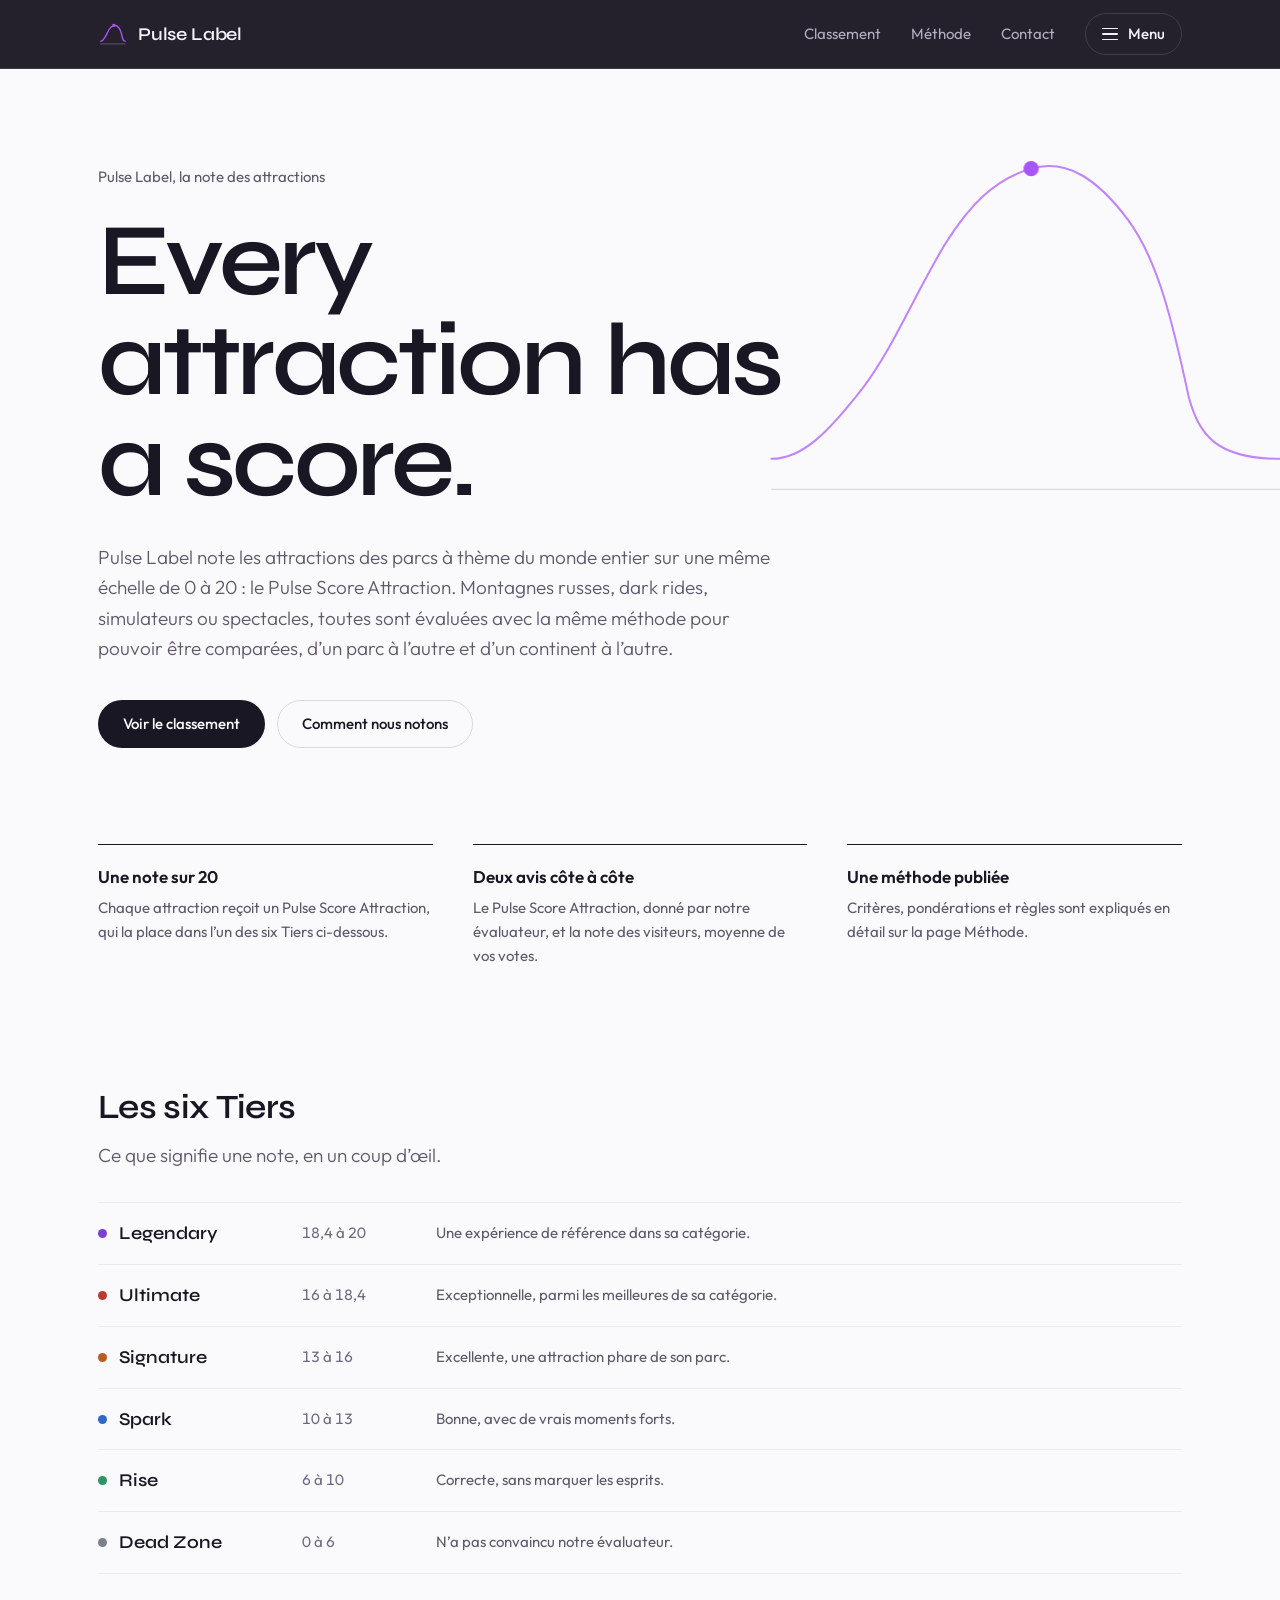
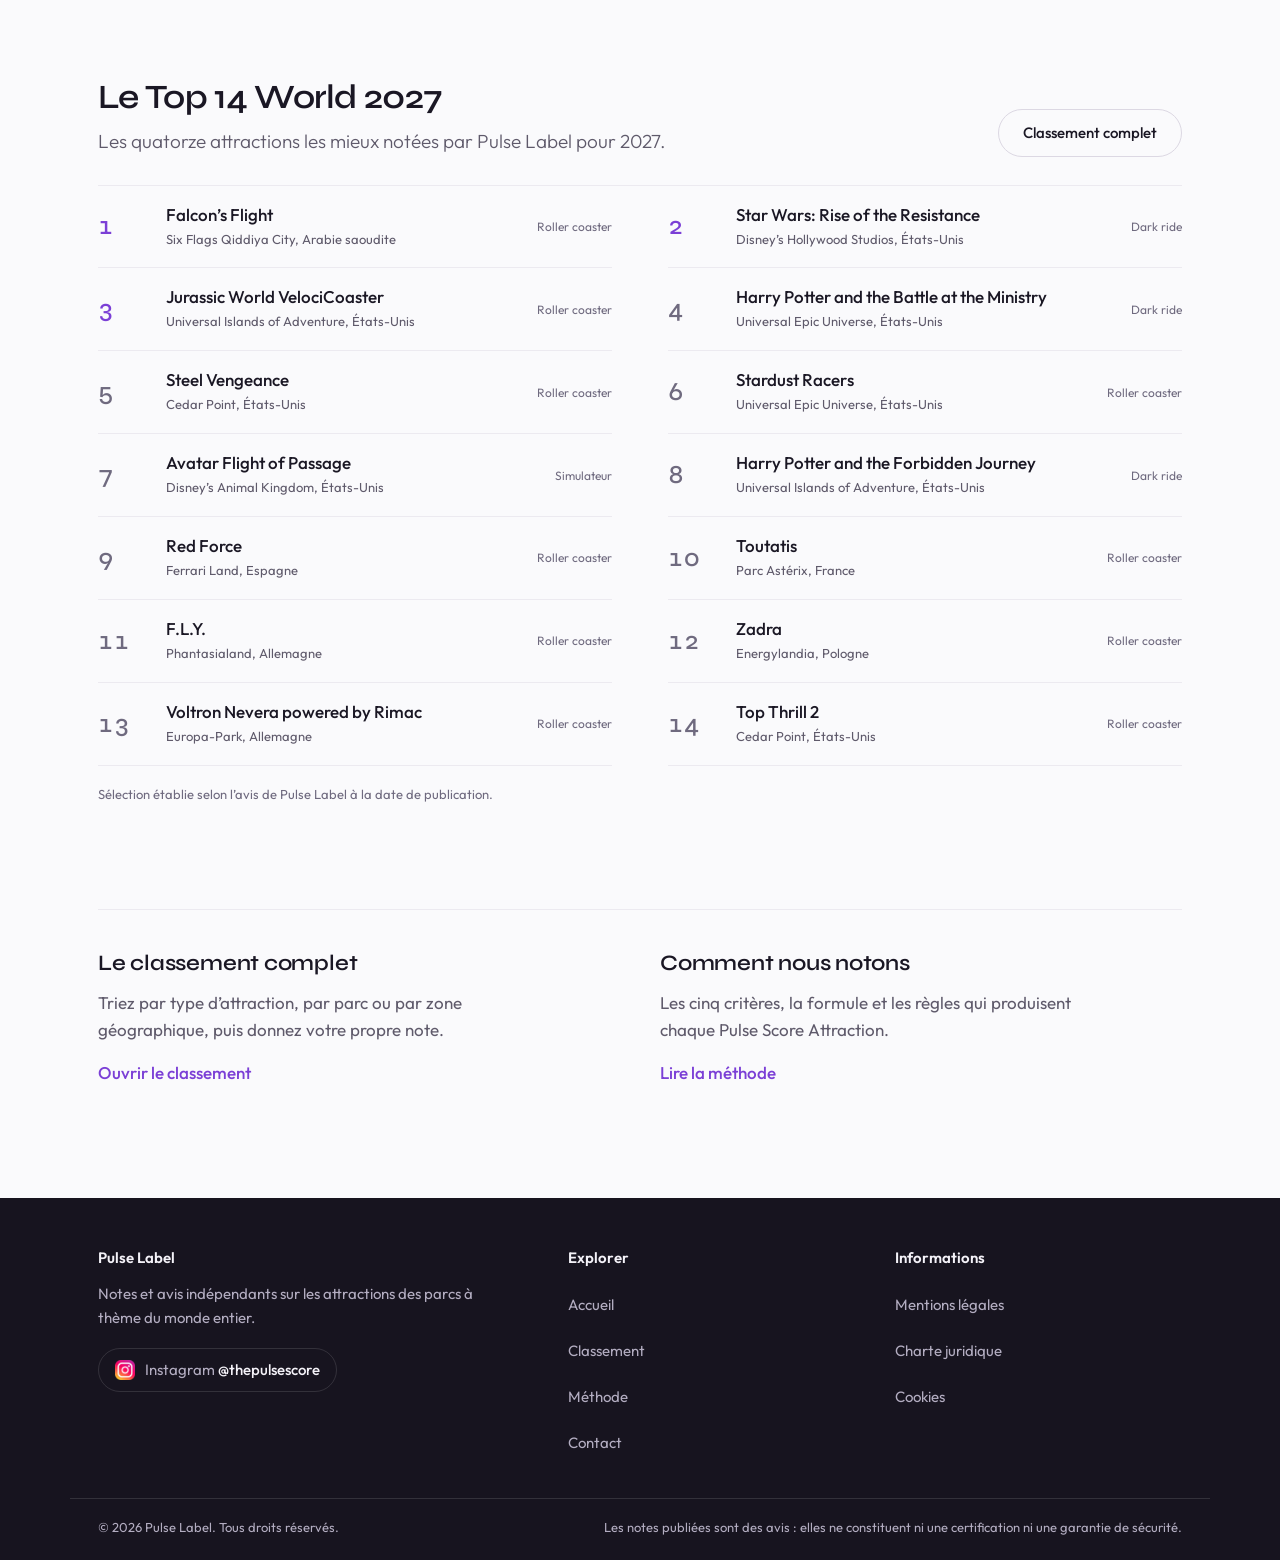
<file: index.html>
<!DOCTYPE html>
<html lang="fr">
<head>
<meta charset="UTF-8">
<script>document.documentElement.classList.add('js')</script>
<meta name="viewport" content="width=device-width, initial-scale=1, viewport-fit=cover">
<title>Pulse Label — Every attraction has a score</title>
<meta name="description" content="Pulse Label note chaque attraction de parc à thème avec un Pulse Score Attraction de 0 à 20. Découvrez le Top 14 World 2027 et le classement mondial.">
<meta name="theme-color" content="#17141F">
<link rel="canonical" href="https://thepulselabel.com/">
<meta property="og:type" content="website">
<meta property="og:site_name" content="Pulse Label">
<meta property="og:locale" content="fr_FR">
<meta property="og:title" content="Pulse Label — Every attraction has a score">
<meta property="og:description" content="Pulse Label note chaque attraction de parc à thème avec un Pulse Score Attraction de 0 à 20. Découvrez le Top 14 World 2027 et le classement mondial.">
<meta property="og:url" content="https://thepulselabel.com/">
<meta property="og:image" content="https://thepulselabel.com/assets/img/og-image.png">
<meta property="og:image:width" content="1200">
<meta property="og:image:height" content="630">
<meta property="og:image:alt" content="Pulse Label, Every attraction has a score.">
<meta name="twitter:card" content="summary_large_image">
<link rel="icon" href="favicon.ico" sizes="48x48">
<link rel="icon" href="assets/img/logo.svg" type="image/svg+xml">
<link rel="apple-touch-icon" href="apple-touch-icon.png">
<link rel="preconnect" href="https://fonts.bunny.net">
<link href="https://fonts.bunny.net/css?family=syne:500,600,700%7Coutfit:300,400,500,600&display=swap" rel="stylesheet">
<link rel="stylesheet" href="assets/css/base.css">
<link rel="stylesheet" href="assets/css/home.css">
<script type="application/ld+json">
{
 "@context": "https://schema.org",
 "@graph": [
  {
   "@type": "WebSite",
   "@id": "https://thepulselabel.com/#site",
   "url": "https://thepulselabel.com/",
   "name": "Pulse Label",
   "inLanguage": "fr-FR",
   "description": "Notes et avis indépendants sur les attractions des parcs à thème du monde entier, de 0 à 20."
  },
  {
   "@type": "Organization",
   "@id": "https://thepulselabel.com/#org",
   "name": "Pulse Label",
   "url": "https://thepulselabel.com/",
   "logo": "https://thepulselabel.com/apple-touch-icon.png",
   "sameAs": [
    "https://www.instagram.com/thepulsescore/"
   ]
  }
 ]
}
</script>
</head>
<body data-root="./" data-page="accueil">

<header id="site-header">
  <nav aria-label="Navigation principale"><a href="index.html">Pulse Label</a> · <a href="classement.html">Classement</a> · <a href="methodologie.html">Méthode</a> · <a href="contact.html">Contact</a></nav>
</header>
<script src="assets/js/i18n.js"></script>
<script src="assets/js/layout.js"></script>

<main id="contenu">

  <!-- 1. Présentation du label -->
  <section class="hero">
    <svg class="hero-track" viewBox="0 0 220 150" aria-hidden="true">
      <path class="ties" d="M10 140 H210"/>
      <path pathLength="1" d="M10 128 C22 128 32 118 46 100 C58 84 66 64 78 44 C88 28 98 18 112 14 C126 10 138 18 150 34 C162 50 168 76 174 104 C178 118 184 128 210 128"/>
      <circle class="car" cx="112" cy="14" r="3"/>
    </svg>
    <div class="wrap hero-inner">
      <p class="hero-kicker">Pulse Label, la note des attractions</p>
      <h1 class="hero-title">Every attraction has a score.</h1>
      <p class="lead">
        Pulse Label note les attractions des parcs à thème du monde entier sur une même échelle de 0 à 20 :
        le Pulse Score Attraction. Montagnes russes, dark rides, simulateurs ou spectacles, toutes sont évaluées avec la même
        méthode pour pouvoir être comparées, d’un parc à l’autre et d’un continent à l’autre.
      </p>
      <div class="hero-actions">
        <a class="btn btn-primary" href="classement.html">Voir le classement</a>
        <a class="btn btn-outline" href="methodologie.html">Comment nous notons</a>
      </div>
    </div>
  </section>

  <!-- 2. En bref : ce qu'il faut savoir pour lire le site -->
  <section class="wrap brief" aria-label="En bref">
    <div>
      <h2>Une note sur 20</h2>
      <p>Chaque attraction reçoit un Pulse Score Attraction, qui la place dans l’un des six Tiers ci-dessous.</p>
    </div>
    <div>
      <h2>Deux avis côte à côte</h2>
      <p>Le Pulse Score Attraction, donné par notre évaluateur, et la note des visiteurs, moyenne de vos votes.</p>
    </div>
    <div>
      <h2>Une méthode publiée</h2>
      <p>Critères, pondérations et règles sont expliqués en détail sur la page Méthode.</p>
    </div>
  </section>

  <!-- Échelle des Tiers -->
  <section class="wrap levels" aria-labelledby="levels-title">
    <h2 class="h-sec" id="levels-title">Les six Tiers</h2>
    <p class="lead">Ce que signifie une note, en un coup d’œil.</p>
    <ul class="level-list">
      <li style="--c:var(--lv-legendary)"><b>Legendary</b><span class="range">18,4 à 20</span><span class="meaning">Une expérience de référence dans sa catégorie.</span></li>
      <li style="--c:var(--lv-ultimate)"><b>Ultimate</b><span class="range">16 à 18,4</span><span class="meaning">Exceptionnelle, parmi les meilleures de sa catégorie.</span></li>
      <li style="--c:var(--lv-signature)"><b>Signature</b><span class="range">13 à 16</span><span class="meaning">Excellente, une attraction phare de son parc.</span></li>
      <li style="--c:var(--lv-spark)"><b>Spark</b><span class="range">10 à 13</span><span class="meaning">Bonne, avec de vrais moments forts.</span></li>
      <li style="--c:var(--lv-rise)"><b>Rise</b><span class="range">6 à 10</span><span class="meaning">Correcte, sans marquer les esprits.</span></li>
      <li style="--c:var(--lv-dead)"><b>Dead Zone</b><span class="range">0 à 6</span><span class="meaning">N’a pas convaincu notre évaluateur.</span></li>
    </ul>
  </section>

  <!-- 3. Top 14 World 2027 -->
  <section class="top" aria-labelledby="top-title">
    <div class="wrap">
      <div class="section-head">
        <div>
          <h2 class="h-sec" id="top-title">Le Top 14 World 2027</h2>
          <p class="lead">Les quatorze attractions les mieux notées par Pulse Label pour 2027.</p>
        </div>
        <a class="btn btn-outline" href="classement.html">Classement complet</a>
      </div>

      <!-- Pour modifier le Top 14 : changer l'ordre ou le texte des <li> ci-dessous.
           Le paramètre ?q= ouvre le classement filtré sur l'attraction. -->
      <ol class="top-list">
        <li class="top-item"><a href="classement.html?q=Falcon%27s%20Flight"><span class="top-rank">1</span><span><span class="top-name">Falcon’s Flight</span><span class="top-park">Six Flags Qiddiya City, Arabie saoudite</span></span><span class="top-type">Roller coaster</span></a></li>
        <li class="top-item"><a href="classement.html?q=Rise%20of%20the%20Resistance"><span class="top-rank">2</span><span><span class="top-name">Star Wars: Rise of the Resistance</span><span class="top-park">Disney’s Hollywood Studios, États-Unis</span></span><span class="top-type">Dark ride</span></a></li>
        <li class="top-item"><a href="classement.html?q=VelociCoaster"><span class="top-rank">3</span><span><span class="top-name">Jurassic World VelociCoaster</span><span class="top-park">Universal Islands of Adventure, États-Unis</span></span><span class="top-type">Roller coaster</span></a></li>
        <li class="top-item"><a href="classement.html?q=Battle%20at%20the%20Ministry"><span class="top-rank">4</span><span><span class="top-name">Harry Potter and the Battle at the Ministry</span><span class="top-park">Universal Epic Universe, États-Unis</span></span><span class="top-type">Dark ride</span></a></li>
        <li class="top-item"><a href="classement.html?q=Steel%20Vengeance"><span class="top-rank">5</span><span><span class="top-name">Steel Vengeance</span><span class="top-park">Cedar Point, États-Unis</span></span><span class="top-type">Roller coaster</span></a></li>
        <li class="top-item"><a href="classement.html?q=Stardust%20Racers"><span class="top-rank">6</span><span><span class="top-name">Stardust Racers</span><span class="top-park">Universal Epic Universe, États-Unis</span></span><span class="top-type">Roller coaster</span></a></li>
        <li class="top-item"><a href="classement.html?q=Flight%20of%20Passage"><span class="top-rank">7</span><span><span class="top-name">Avatar Flight of Passage</span><span class="top-park">Disney’s Animal Kingdom, États-Unis</span></span><span class="top-type">Simulateur</span></a></li>
        <li class="top-item"><a href="classement.html?q=Forbidden%20Journey"><span class="top-rank">8</span><span><span class="top-name">Harry Potter and the Forbidden Journey</span><span class="top-park">Universal Islands of Adventure, États-Unis</span></span><span class="top-type">Dark ride</span></a></li>
        <li class="top-item"><a href="classement.html?q=Red%20Force"><span class="top-rank">9</span><span><span class="top-name">Red Force</span><span class="top-park">Ferrari Land, Espagne</span></span><span class="top-type">Roller coaster</span></a></li>
        <li class="top-item"><a href="classement.html?q=Toutatis"><span class="top-rank">10</span><span><span class="top-name">Toutatis</span><span class="top-park">Parc Astérix, France</span></span><span class="top-type">Roller coaster</span></a></li>
        <li class="top-item"><a href="classement.html?q=F.L.Y."><span class="top-rank">11</span><span><span class="top-name">F.L.Y.</span><span class="top-park">Phantasialand, Allemagne</span></span><span class="top-type">Roller coaster</span></a></li>
        <li class="top-item"><a href="classement.html?q=Zadra"><span class="top-rank">12</span><span><span class="top-name">Zadra</span><span class="top-park">Energylandia, Pologne</span></span><span class="top-type">Roller coaster</span></a></li>
        <li class="top-item"><a href="classement.html?q=Voltron"><span class="top-rank">13</span><span><span class="top-name">Voltron Nevera powered by Rimac</span><span class="top-park">Europa-Park, Allemagne</span></span><span class="top-type">Roller coaster</span></a></li>
        <li class="top-item"><a href="classement.html?q=Top%20Thrill%202"><span class="top-rank">14</span><span><span class="top-name">Top Thrill 2</span><span class="top-park">Cedar Point, États-Unis</span></span><span class="top-type">Roller coaster</span></a></li>
      </ol>
      <p class="top-note">Sélection établie selon l’avis de Pulse Label à la date de publication.</p>
    </div>
  </section>

  <!-- 4. Suite du parcours -->
  <section class="wrap next">
    <div class="next-grid">
      <div>
        <h2>Le classement complet</h2>
        <p>Triez par type d’attraction, par parc ou par zone géographique, puis donnez votre propre note.</p>
        <a class="link" href="classement.html">Ouvrir le classement</a>
      </div>
      <div>
        <h2>Comment nous notons</h2>
        <p>Les cinq critères, la formule et les règles qui produisent chaque Pulse Score Attraction.</p>
        <a class="link" href="methodologie.html">Lire la méthode</a>
      </div>
    </div>
  </section>

</main>

<footer id="site-footer">
  <p><a href="mentions-legales.html">Mentions légales</a> · <a href="charte.html">Charte juridique</a> · <a href="contact.html">Contact</a></p>
</footer>

</body>
</html>
</file>
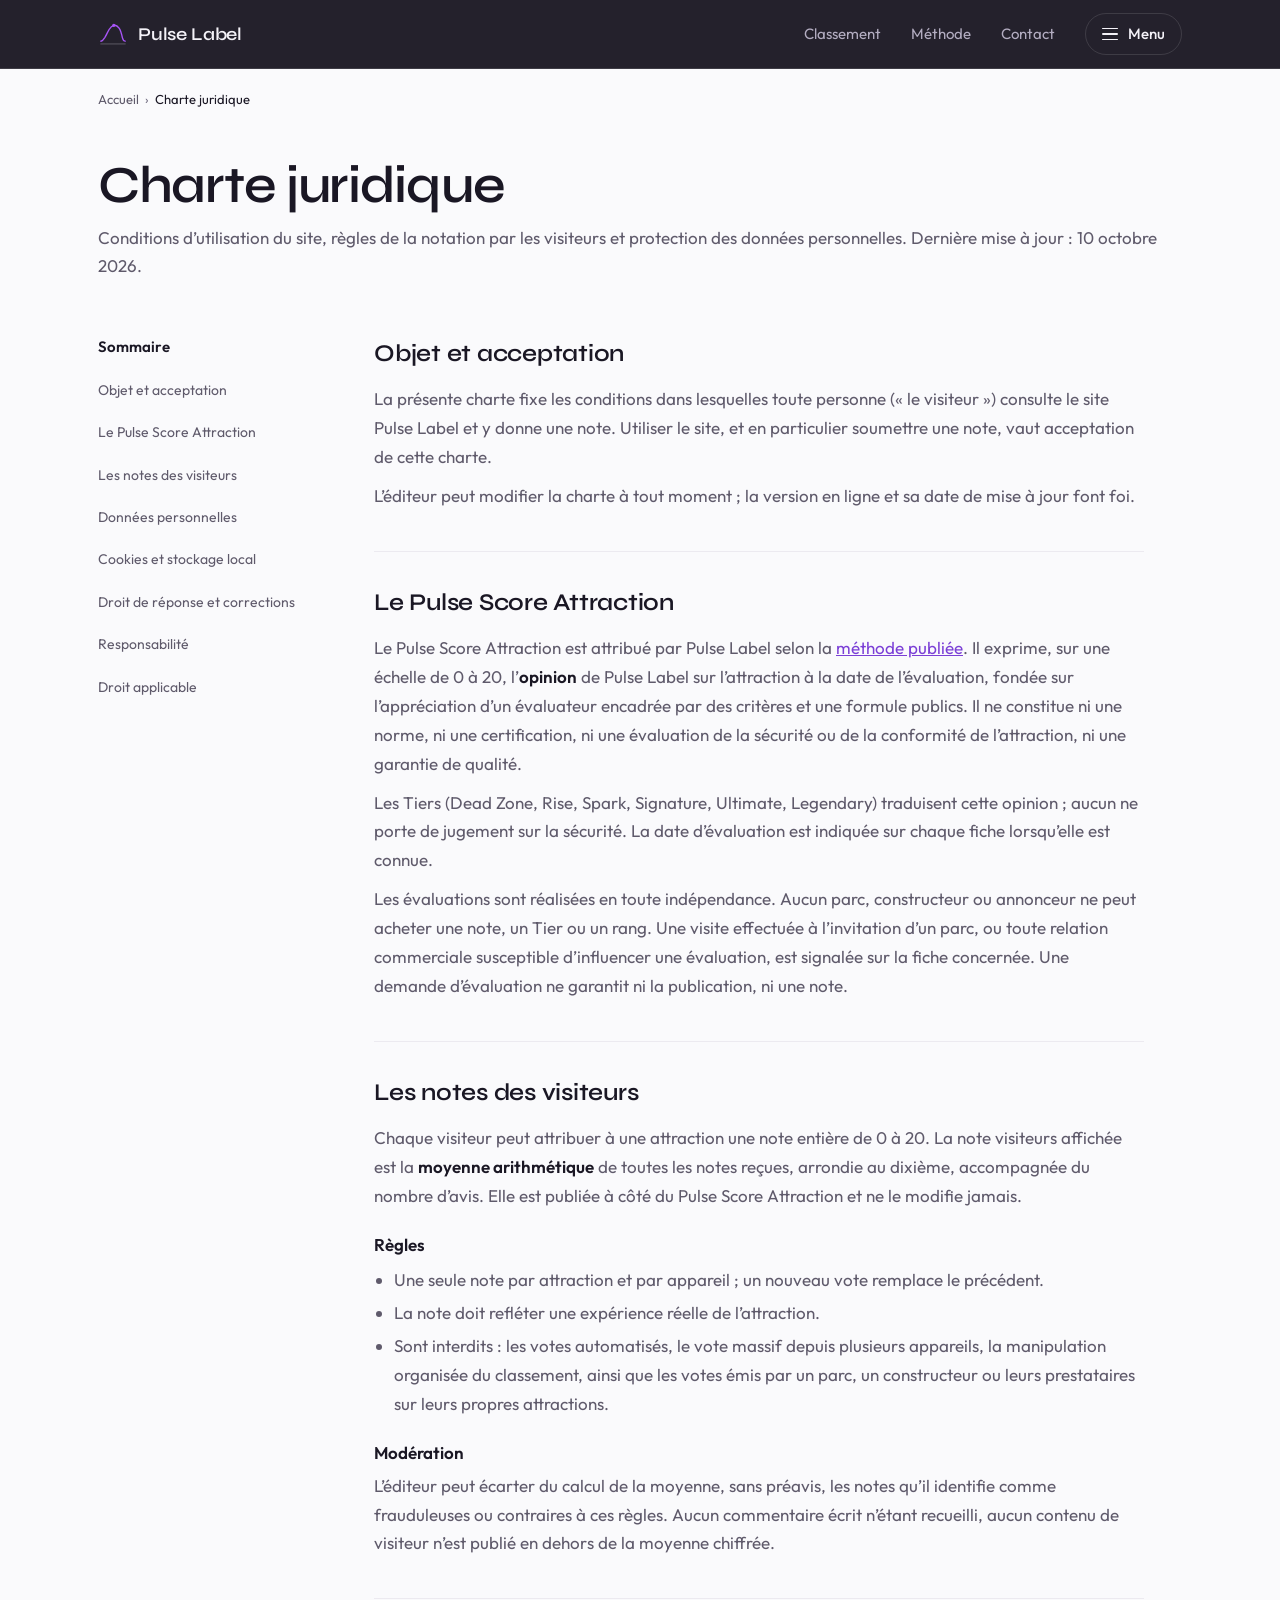
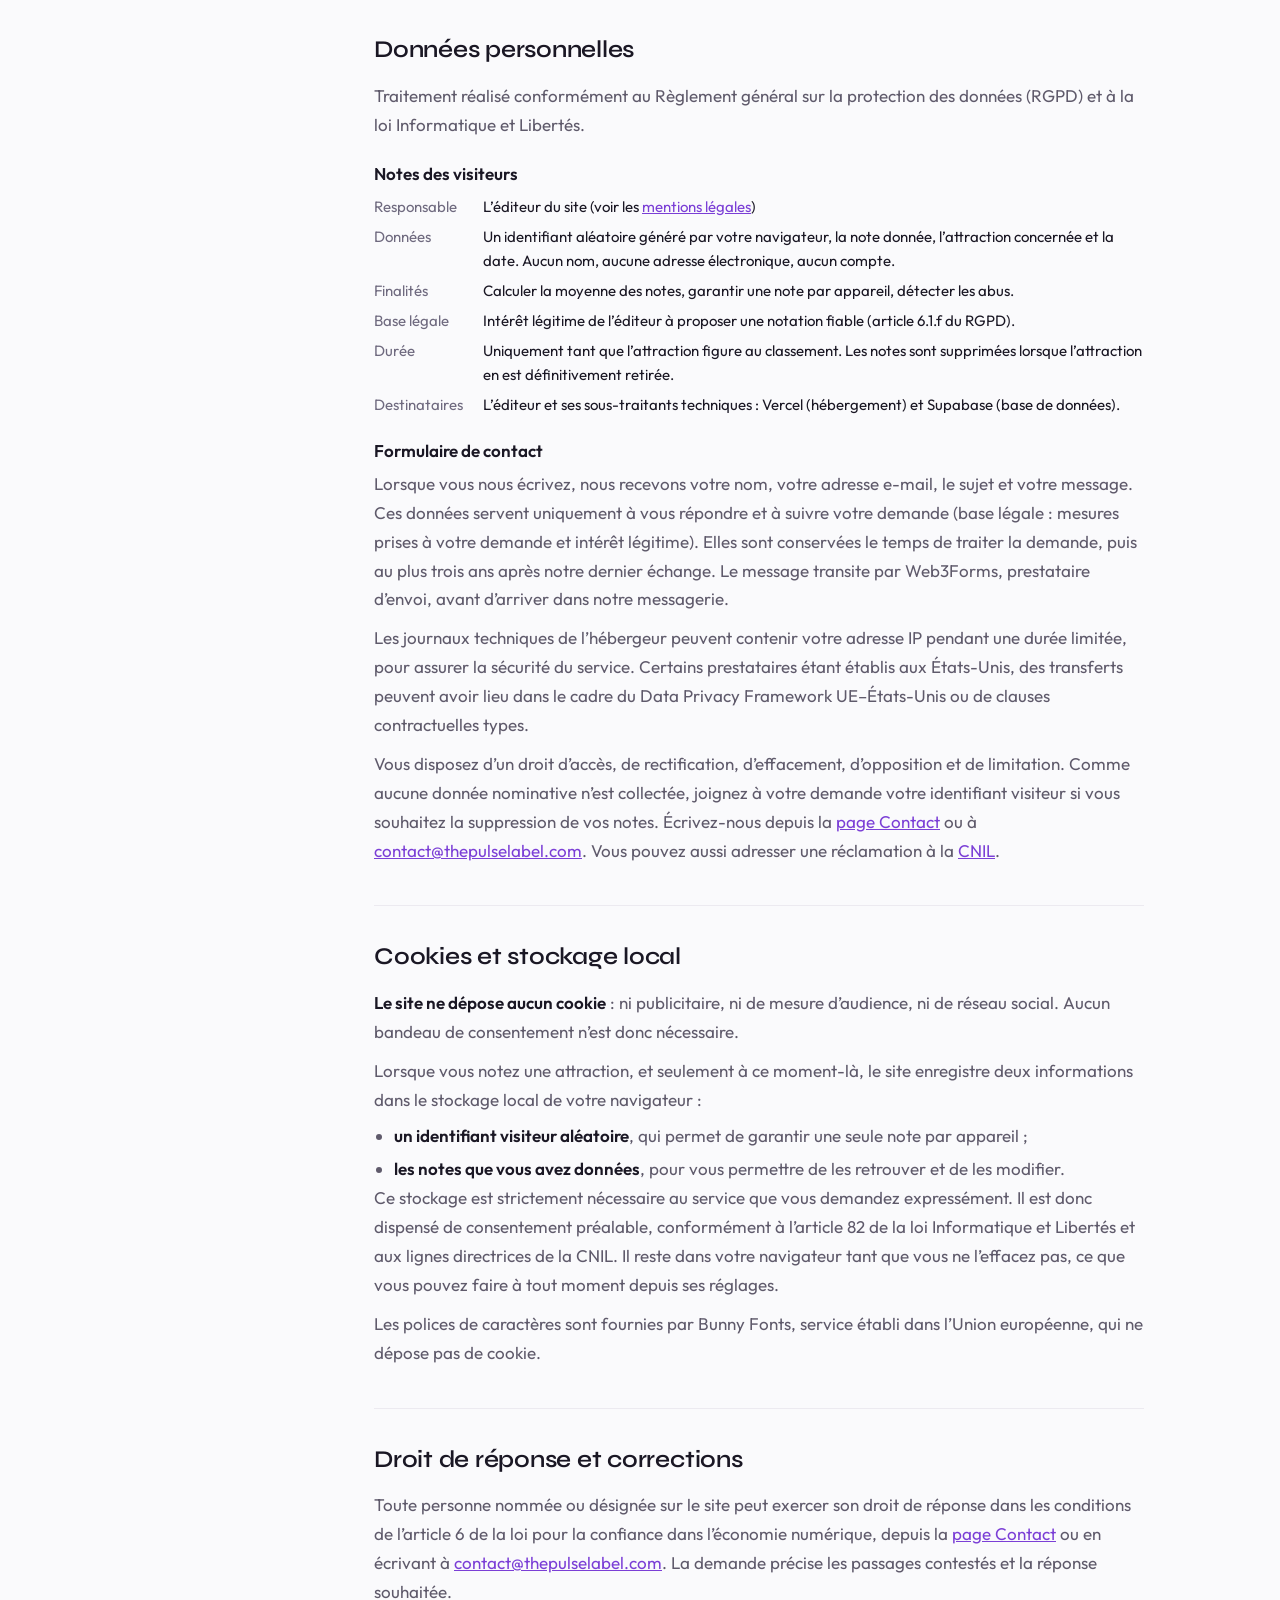
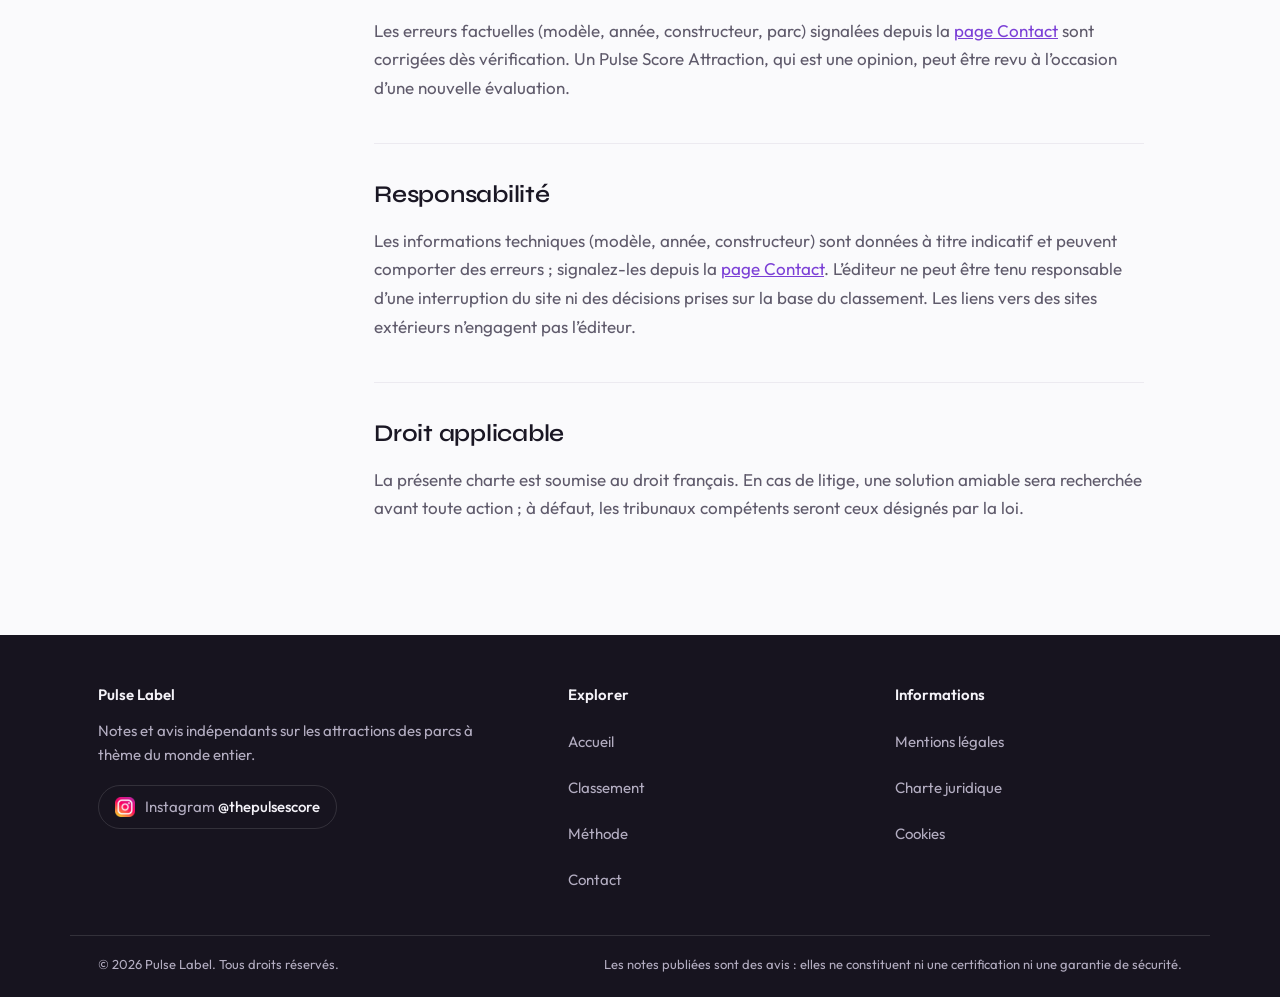
<file: charte.html>
<!DOCTYPE html>
<html lang="fr">
<head>
<meta charset="UTF-8">
<script>document.documentElement.classList.add('js')</script>
<meta name="viewport" content="width=device-width, initial-scale=1, viewport-fit=cover">
<title>Charte juridique — Pulse Label</title>
<meta name="description" content="Conditions d'utilisation, règles de notation des visiteurs et protection des données personnelles sur Pulse Label.">
<meta name="theme-color" content="#17141F">
<link rel="canonical" href="https://thepulselabel.com/charte">
<meta property="og:type" content="website">
<meta property="og:site_name" content="Pulse Label">
<meta property="og:locale" content="fr_FR">
<meta property="og:title" content="Charte juridique — Pulse Label">
<meta property="og:description" content="Conditions d'utilisation, règles de notation des visiteurs et protection des données personnelles sur Pulse Label.">
<meta property="og:url" content="https://thepulselabel.com/charte">
<meta property="og:image" content="https://thepulselabel.com/assets/img/og-image.png">
<meta property="og:image:width" content="1200">
<meta property="og:image:height" content="630">
<meta property="og:image:alt" content="Pulse Label, Every attraction has a score.">
<meta name="twitter:card" content="summary_large_image">
<link rel="icon" href="favicon.ico" sizes="48x48">
<link rel="icon" href="assets/img/logo.svg" type="image/svg+xml">
<link rel="apple-touch-icon" href="apple-touch-icon.png">
<link rel="preconnect" href="https://fonts.bunny.net">
<link href="https://fonts.bunny.net/css?family=syne:500,600,700%7Coutfit:300,400,500,600&display=swap" rel="stylesheet">
<link rel="stylesheet" href="assets/css/base.css">
<link rel="stylesheet" href="assets/css/legal.css">
<script type="application/ld+json">
{"@context":"https://schema.org","@type":"BreadcrumbList","itemListElement":[
 {"@type":"ListItem","position":1,"name":"Accueil","item":"https://thepulselabel.com/"},
 {"@type":"ListItem","position":2,"name":"Charte juridique","item":"https://thepulselabel.com/charte"}]}
</script>
</head>
<body data-root="./" data-page="charte">

<header id="site-header">
  <nav aria-label="Navigation principale"><a href="index.html">Pulse Label</a> · <a href="classement.html">Classement</a> · <a href="methodologie.html">Méthode</a> · <a href="contact.html">Contact</a></nav>
</header>
<script src="assets/js/i18n.js"></script>
<script src="assets/js/layout.js"></script>

<nav class="pl-crumbs pl-wrap" aria-label="Fil d’Ariane">
  <ol><li><a href="index.html">Accueil</a></li><li><span aria-current="page">Charte juridique</span></li></ol>
</nav>

<main id="contenu" class="wrap legal">
  <div class="legal-head">
    <h1>Charte juridique</h1>
    <p>Conditions d’utilisation du site, règles de la notation par les visiteurs et protection des données personnelles. Dernière mise à jour : 10 octobre 2026.</p>
  </div>

  <nav class="toc" aria-label="Sommaire">
    <h2>Sommaire</h2>
    <ol>
      <li><a href="#objet">Objet et acceptation</a></li>
      <li><a href="#pulse-score-attraction">Le Pulse Score Attraction</a></li>
      <li><a href="#notes-visiteurs">Les notes des visiteurs</a></li>
      <li><a href="#donnees">Données personnelles</a></li>
      <li><a href="#cookies">Cookies et stockage local</a></li>
      <li><a href="#reponse">Droit de réponse et corrections</a></li>
      <li><a href="#responsabilite">Responsabilité</a></li>
      <li><a href="#droit">Droit applicable</a></li>
    </ol>
  </nav>

  <div class="prose">
    <section id="objet">
      <h2>Objet et acceptation</h2>
      <p>La présente charte fixe les conditions dans lesquelles toute personne (« le visiteur ») consulte le site Pulse Label et y donne une note. Utiliser le site, et en particulier soumettre une note, vaut acceptation de cette charte.</p>
      <p>L’éditeur peut modifier la charte à tout moment ; la version en ligne et sa date de mise à jour font foi.</p>
    </section>

    <section id="pulse-score-attraction">
      <h2>Le Pulse Score Attraction</h2>
      <p>Le Pulse Score Attraction est attribué par Pulse Label selon la <a href="methodologie.html">méthode publiée</a>. Il exprime, sur une échelle de 0 à 20, l’<strong>opinion</strong> de Pulse Label sur l’attraction à la date de l’évaluation, fondée sur l’appréciation d’un évaluateur encadrée par des critères et une formule publics. Il ne constitue ni une norme, ni une certification, ni une évaluation de la sécurité ou de la conformité de l’attraction, ni une garantie de qualité.</p>
      <p>Les Tiers (Dead Zone, Rise, Spark, Signature, Ultimate, Legendary) traduisent cette opinion ; aucun ne porte de jugement sur la sécurité. La date d’évaluation est indiquée sur chaque fiche lorsqu’elle est connue.</p>
      <p>Les évaluations sont réalisées en toute indépendance. Aucun parc, constructeur ou annonceur ne peut acheter une note, un Tier ou un rang. Une visite effectuée à l’invitation d’un parc, ou toute relation commerciale susceptible d’influencer une évaluation, est signalée sur la fiche concernée. Une demande d’évaluation ne garantit ni la publication, ni une note.</p>
    </section>

    <section id="notes-visiteurs">
      <h2>Les notes des visiteurs</h2>
      <p>Chaque visiteur peut attribuer à une attraction une note entière de 0 à 20. La note visiteurs affichée est la <strong>moyenne arithmétique</strong> de toutes les notes reçues, arrondie au dixième, accompagnée du nombre d’avis. Elle est publiée à côté du Pulse Score Attraction et ne le modifie jamais.</p>
      <h3>Règles</h3>
      <ul>
        <li>Une seule note par attraction et par appareil ; un nouveau vote remplace le précédent.</li>
        <li>La note doit refléter une expérience réelle de l’attraction.</li>
        <li>Sont interdits : les votes automatisés, le vote massif depuis plusieurs appareils, la manipulation organisée du classement, ainsi que les votes émis par un parc, un constructeur ou leurs prestataires sur leurs propres attractions.</li>
      </ul>
      <h3>Modération</h3>
      <p>L’éditeur peut écarter du calcul de la moyenne, sans préavis, les notes qu’il identifie comme frauduleuses ou contraires à ces règles. Aucun commentaire écrit n’étant recueilli, aucun contenu de visiteur n’est publié en dehors de la moyenne chiffrée.</p>
    </section>

    <section id="donnees">
      <h2>Données personnelles</h2>
      <p>Traitement réalisé conformément au Règlement général sur la protection des données (RGPD) et à la loi Informatique et Libertés.</p>
      <h3>Notes des visiteurs</h3>
      <dl class="idcard">
        <dt>Responsable</dt><dd>L’éditeur du site (voir les <a href="mentions-legales.html">mentions légales</a>)</dd>
        <dt>Données</dt><dd>Un identifiant aléatoire généré par votre navigateur, la note donnée, l’attraction concernée et la date. Aucun nom, aucune adresse électronique, aucun compte.</dd>
        <dt>Finalités</dt><dd>Calculer la moyenne des notes, garantir une note par appareil, détecter les abus.</dd>
        <dt>Base légale</dt><dd>Intérêt légitime de l’éditeur à proposer une notation fiable (article 6.1.f du RGPD).</dd>
        <dt>Durée</dt><dd>Uniquement tant que l’attraction figure au classement. Les notes sont supprimées lorsque l’attraction en est définitivement retirée.</dd>
        <dt>Destinataires</dt><dd>L’éditeur et ses sous-traitants techniques : Vercel (hébergement) et Supabase (base de données).</dd>
      </dl>
      <h3>Formulaire de contact</h3>
      <p>Lorsque vous nous écrivez, nous recevons votre nom, votre adresse e-mail, le sujet et votre message. Ces données servent uniquement à vous répondre et à suivre votre demande (base légale : mesures prises à votre demande et intérêt légitime). Elles sont conservées le temps de traiter la demande, puis au plus trois ans après notre dernier échange. Le message transite par Web3Forms, prestataire d’envoi, avant d’arriver dans notre messagerie.</p>
      <p>Les journaux techniques de l’hébergeur peuvent contenir votre adresse IP pendant une durée limitée, pour assurer la sécurité du service. Certains prestataires étant établis aux États-Unis, des transferts peuvent avoir lieu dans le cadre du Data Privacy Framework UE–États-Unis ou de clauses contractuelles types.</p>
      <p>Vous disposez d’un droit d’accès, de rectification, d’effacement, d’opposition et de limitation. Comme aucune donnée nominative n’est collectée, joignez à votre demande votre identifiant visiteur si vous souhaitez la suppression de vos notes. Écrivez-nous depuis la <a href="contact.html?sujet=donnees">page Contact</a> ou à <a href="mailto:contact@thepulselabel.com">contact@thepulselabel.com</a>. Vous pouvez aussi adresser une réclamation à la <a href="https://www.cnil.fr" rel="noopener">CNIL</a>.</p>
    </section>

    <section id="cookies">
      <h2>Cookies et stockage local</h2>
      <p><strong>Le site ne dépose aucun cookie</strong> : ni publicitaire, ni de mesure d’audience, ni de réseau social. Aucun bandeau de consentement n’est donc nécessaire.</p>
      <p>Lorsque vous notez une attraction, et seulement à ce moment-là, le site enregistre deux informations dans le stockage local de votre navigateur :</p>
      <ul>
        <li><strong>un identifiant visiteur aléatoire</strong>, qui permet de garantir une seule note par appareil ;</li>
        <li><strong>les notes que vous avez données</strong>, pour vous permettre de les retrouver et de les modifier.</li>
      </ul>
      <p>Ce stockage est strictement nécessaire au service que vous demandez expressément. Il est donc dispensé de consentement préalable, conformément à l’article 82 de la loi Informatique et Libertés et aux lignes directrices de la CNIL. Il reste dans votre navigateur tant que vous ne l’effacez pas, ce que vous pouvez faire à tout moment depuis ses réglages.</p>
      <p>Les polices de caractères sont fournies par Bunny Fonts, service établi dans l’Union européenne, qui ne dépose pas de cookie.</p>
    </section>

    <section id="reponse">
      <h2>Droit de réponse et corrections</h2>
      <p>Toute personne nommée ou désignée sur le site peut exercer son droit de réponse dans les conditions de l’article 6 de la loi pour la confiance dans l’économie numérique, depuis la <a href="contact.html?sujet=reponse">page Contact</a> ou en écrivant à <a href="mailto:contact@thepulselabel.com">contact@thepulselabel.com</a>. La demande précise les passages contestés et la réponse souhaitée.</p>
      <p>Les erreurs factuelles (modèle, année, constructeur, parc) signalées depuis la <a href="contact.html?sujet=correction">page Contact</a> sont corrigées dès vérification. Un Pulse Score Attraction, qui est une opinion, peut être revu à l’occasion d’une nouvelle évaluation.</p>
    </section>

    <section id="responsabilite">
      <h2>Responsabilité</h2>
      <p>Les informations techniques (modèle, année, constructeur) sont données à titre indicatif et peuvent comporter des erreurs ; signalez-les depuis la <a href="contact.html?sujet=correction">page Contact</a>. L’éditeur ne peut être tenu responsable d’une interruption du site ni des décisions prises sur la base du classement. Les liens vers des sites extérieurs n’engagent pas l’éditeur.</p>
    </section>

    <section id="droit">
      <h2>Droit applicable</h2>
      <p>La présente charte est soumise au droit français. En cas de litige, une solution amiable sera recherchée avant toute action ; à défaut, les tribunaux compétents seront ceux désignés par la loi.</p>
    </section>
  </div>
</main>

<footer id="site-footer">
  <p><a href="mentions-legales.html">Mentions légales</a> · <a href="charte.html">Charte juridique</a> · <a href="contact.html">Contact</a></p>
</footer>
</body>
</html>
</file>
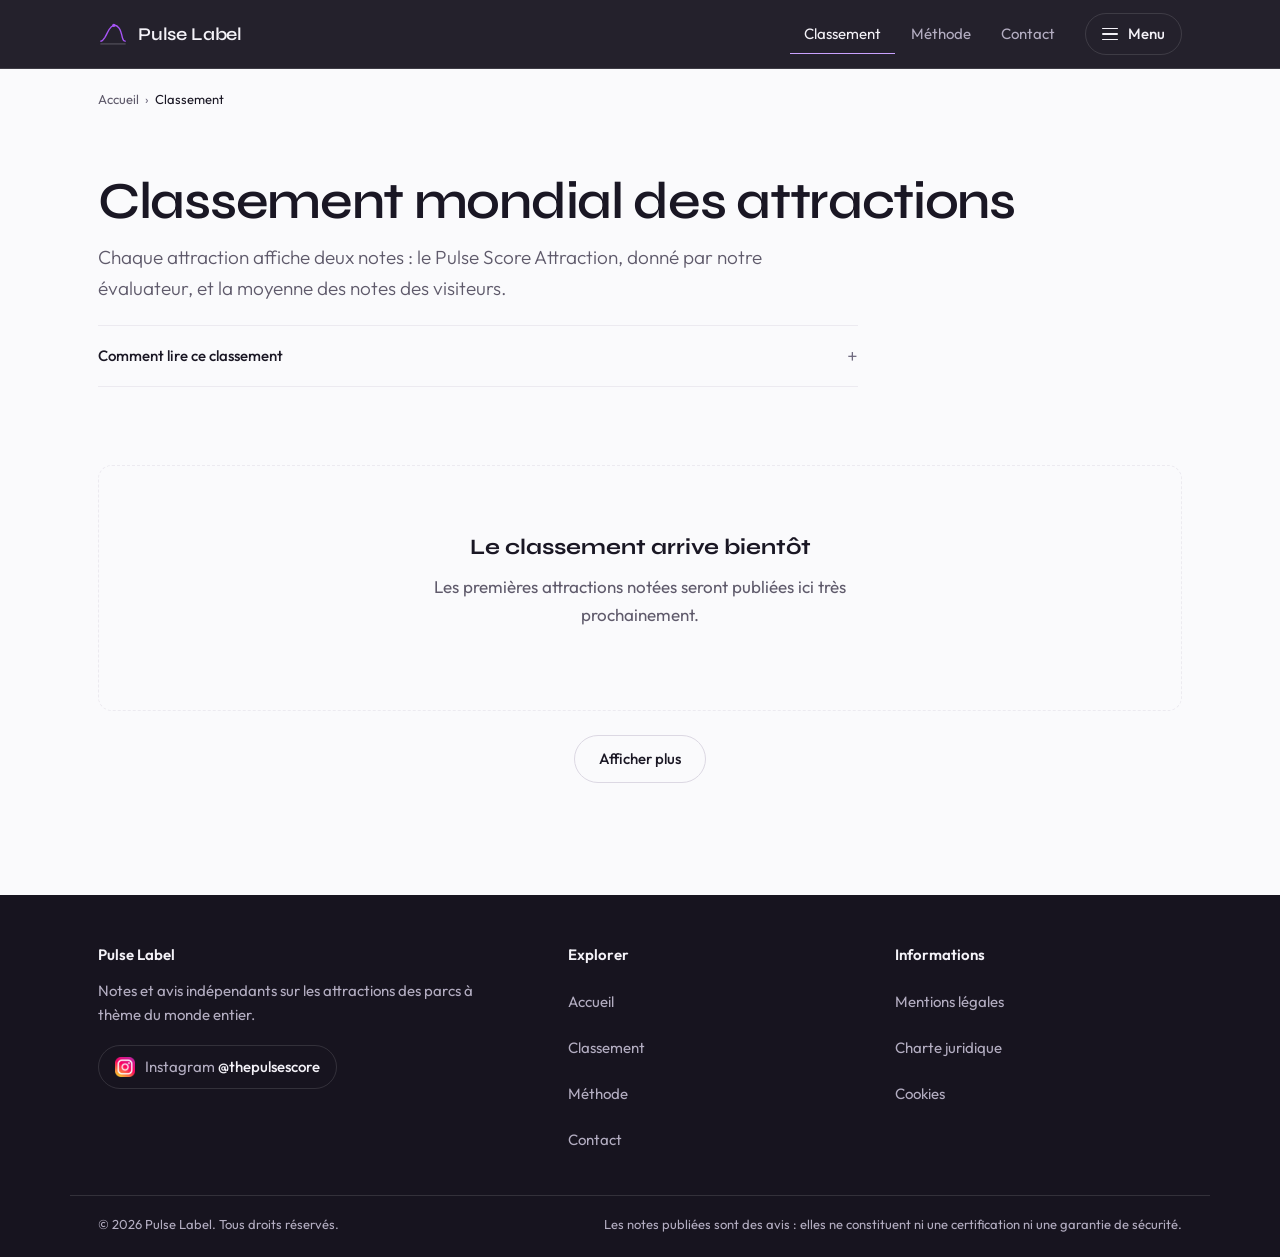
<file: classement.html>
<!DOCTYPE html>
<html lang="fr">
<head>
<meta charset="UTF-8">
<script>document.documentElement.classList.add('js')</script>
<meta name="viewport" content="width=device-width, initial-scale=1, viewport-fit=cover">
<title>Classement mondial des attractions — Pulse Label</title>
<meta name="description" content="Classement mondial des attractions par Pulse Label : Pulse Score Attraction, note des visiteurs, filtres par type, parc et zone géographique.">
<meta name="theme-color" content="#17141F">
<link rel="canonical" href="https://thepulselabel.com/classement">
<meta property="og:type" content="website">
<meta property="og:site_name" content="Pulse Label">
<meta property="og:locale" content="fr_FR">
<meta property="og:title" content="Classement mondial des attractions — Pulse Label">
<meta property="og:description" content="Classement mondial des attractions par Pulse Label : Pulse Score Attraction, note des visiteurs, filtres par type, parc et zone géographique.">
<meta property="og:url" content="https://thepulselabel.com/classement">
<meta property="og:image" content="https://thepulselabel.com/assets/img/og-image.png">
<meta property="og:image:width" content="1200">
<meta property="og:image:height" content="630">
<meta property="og:image:alt" content="Pulse Label, Every attraction has a score.">
<meta name="twitter:card" content="summary_large_image">
<link rel="icon" href="favicon.ico" sizes="48x48">
<link rel="icon" href="assets/img/logo.svg" type="image/svg+xml">
<link rel="apple-touch-icon" href="apple-touch-icon.png">
<link rel="preconnect" href="https://fonts.bunny.net">
<link href="https://fonts.bunny.net/css?family=syne:500,600,700%7Coutfit:300,400,500,600&display=swap" rel="stylesheet">
<link rel="stylesheet" href="assets/css/base.css">
<link rel="stylesheet" href="assets/css/classement.css">
<script type="application/ld+json">
{"@context":"https://schema.org","@type":"BreadcrumbList","itemListElement":[
 {"@type":"ListItem","position":1,"name":"Accueil","item":"https://thepulselabel.com/"},
 {"@type":"ListItem","position":2,"name":"Classement","item":"https://thepulselabel.com/classement"}]}
</script>
</head>
<body data-root="./" data-page="classement">

<header id="site-header">
  <nav aria-label="Navigation principale"><a href="index.html">Pulse Label</a> · <a href="classement.html">Classement</a> · <a href="methodologie.html">Méthode</a> · <a href="contact.html">Contact</a></nav>
</header>
<script src="assets/js/i18n.js"></script>
<script src="assets/js/layout.js"></script>

<nav class="pl-crumbs pl-wrap" aria-label="Fil d’Ariane">
  <ol><li><a href="index.html">Accueil</a></li><li><span aria-current="page">Classement</span></li></ol>
</nav>

<main id="contenu">
  <section class="wrap rk-head">
    <h1 class="h-page">Classement mondial des attractions</h1>
    <p class="lead">Chaque attraction affiche deux notes : le Pulse Score Attraction, donné par notre évaluateur, et la moyenne des notes des visiteurs.</p>
    <details class="guide">
      <summary>Comment lire ce classement</summary>
      <dl>
        <div><dt>Rang</dt><dd>Position de l’attraction selon son Pulse Score Attraction. Deux notes égales partagent le même rang.</dd></div>
        <div><dt>Pulse Score Attraction</dt><dd>Avis de Pulse Label, de 0 à 20, établi selon notre <a href="methodologie.html">méthode</a> à la date indiquée. Le Tier (Legendary, Ultimate…) découle de cette note.</dd></div>
        <div><dt>Note visiteurs</dt><dd>Moyenne des notes de 0 à 20 données par les internautes, avec le nombre d’avis. Elle ne modifie jamais le Pulse Score Attraction.</dd></div>
        <div><dt>Filtres</dt><dd>Choisissez un type, une zone ou un parc ; le tri change l’ordre d’affichage, pas le rang.</dd></div>
      </dl>
    </details>
    <div class="rk-stats" id="stats" aria-live="polite"></div>
    <p class="demo-note" id="demo-note" hidden>
      Données de démonstration. Renseignez votre URL et votre clé publique Supabase dans
      <code>assets/js/config.js</code> pour afficher votre classement.
    </p>
  </section>

  <div class="rk-tools">
    <div class="wrap">
      <div class="rk-tools-row">
        <div class="field search">
          <label for="q">Rechercher</label>
          <input id="q" type="search" placeholder="Attraction, parc, constructeur…" autocomplete="off" enterkeyhint="search">
          <svg width="16" height="16" viewBox="0 0 16 16" aria-hidden="true"><circle cx="7" cy="7" r="5.2" stroke="currentColor" stroke-width="1.6" fill="none"/><path d="M11 11l3.5 3.5" stroke="currentColor" stroke-width="1.6" stroke-linecap="round"/></svg>
        </div>
        <!-- Bouton visible sur mobile uniquement : déplie les filtres -->
        <button type="button" class="filters-toggle" id="filters-toggle" aria-expanded="false" aria-controls="filters-panel">
          <svg width="16" height="16" viewBox="0 0 16 16" aria-hidden="true"><path d="M2 4h12M4.5 8h7M7 12h2" stroke="currentColor" stroke-width="1.6" stroke-linecap="round"/></svg>
          Filtres<span class="filters-count" id="filters-count"></span>
        </button>
        <div class="filters-panel" id="filters-panel">
          <div class="field">
            <label for="zone">Zone géographique</label>
            <select id="zone"></select>
          </div>
          <div class="field">
            <label for="park">Parc</label>
            <select id="park"></select>
          </div>
          <div class="field sort">
            <label for="sort">Trier par</label>
            <select id="sort">
              <option value="rank">Pulse Score Attraction</option>
              <option value="visitor">Note des visiteurs</option>
              <option value="year">Plus récentes</option>
              <option value="name">Nom (A à Z)</option>
            </select>
          </div>
          <div class="chips" id="types" role="group" aria-label="Type d’attraction"></div>
          <button type="button" class="btn btn-primary filters-apply" id="filters-apply">Voir les résultats</button>
        </div>
      </div>
    </div>
  </div>

  <section class="wrap" aria-label="Résultats">
    <div class="rk-summary">
      <span id="summary-count" aria-live="polite"></span>
      <button type="button" class="linkish" id="reset" hidden>Retirer les filtres</button>
    </div>
    <ol class="rk-list" id="list"></ol>
    <div class="more" id="more" hidden><button type="button" class="btn btn-outline" id="more-btn">Afficher plus</button></div>
  </section>
</main>

<!-- Fenêtre de notation visiteur -->
<dialog class="rate-dialog" id="rate-dialog" aria-labelledby="rate-name">
  <form method="dialog">
    <button type="button" class="close" id="rate-close" aria-label="Fermer">×</button>
    <h2 id="rate-name"></h2>
    <p class="park" id="rate-park"></p>
    <fieldset>
      <legend>Votre note, de 0 à 20</legend>
      <div class="notes" id="notes"></div>
      <div class="scale-hint"><span>0, décevante</span><span>20, inoubliable</span></div>
    </fieldset>
    <p class="err" id="rate-err" role="alert"></p>
    <div class="actions">
      <button type="button" class="btn btn-outline" id="rate-cancel">Annuler</button>
      <button type="submit" class="btn btn-primary" id="rate-save">Enregistrer</button>
    </div>
    <p class="fine">Une note par attraction et par appareil, modifiable à tout moment. Notez uniquement une attraction que vous avez faite. La note visiteurs est la moyenne de toutes les notes reçues. <a href="charte.html#notes-visiteurs">Règles de vote</a></p>
  </form>
</dialog>
<div class="toast" id="toast" role="status"></div>

<footer id="site-footer">
  <p><a href="mentions-legales.html">Mentions légales</a> · <a href="charte.html">Charte juridique</a> · <a href="contact.html">Contact</a></p>
</footer>

<script src="assets/js/config.js"></script>
<script src="assets/js/demo-data.js"></script>
<script src="assets/js/api.js"></script>
<script src="assets/js/classement.js"></script>
</body>
</html>
</file>
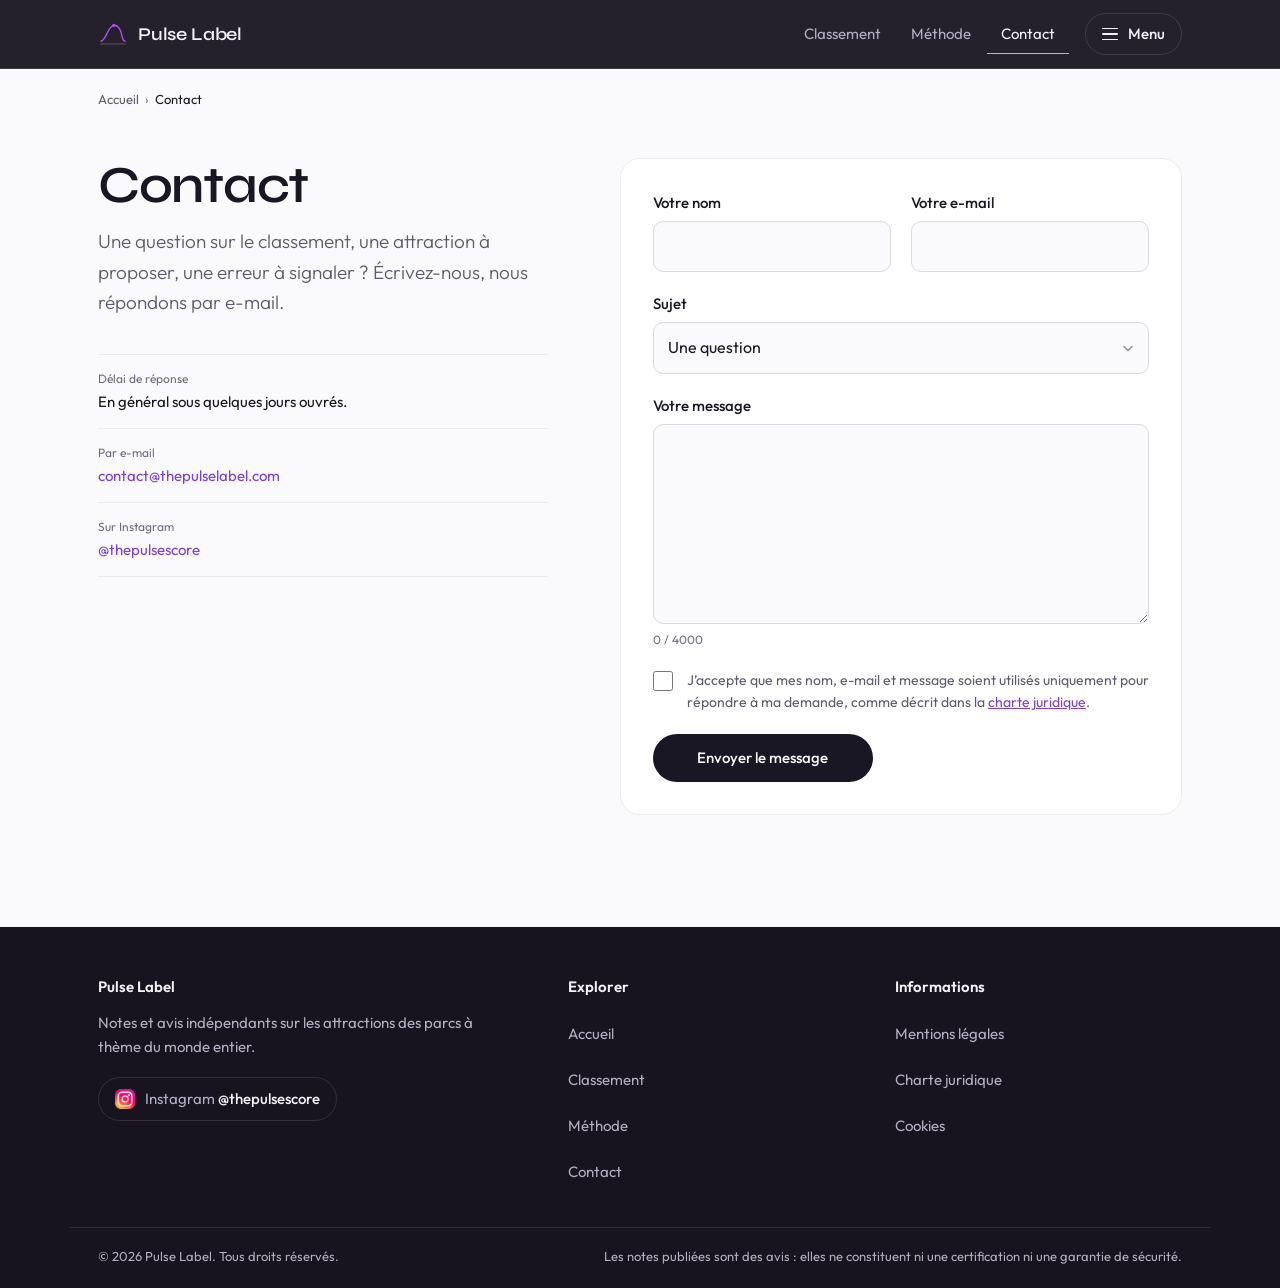
<file: contact.html>
<!DOCTYPE html>
<html lang="fr">
<head>
<meta charset="UTF-8">
<script>document.documentElement.classList.add('js')</script>
<meta name="viewport" content="width=device-width, initial-scale=1, viewport-fit=cover">
<title>Contact — Pulse Label</title>
<meta name="description" content="Écrire à Pulse Label : une question, une attraction à proposer, une correction de fiche ou une demande presse.">
<meta name="theme-color" content="#17141F">
<link rel="canonical" href="https://thepulselabel.com/contact">
<meta property="og:type" content="website">
<meta property="og:site_name" content="Pulse Label">
<meta property="og:locale" content="fr_FR">
<meta property="og:title" content="Contact — Pulse Label">
<meta property="og:description" content="Écrire à Pulse Label : une question, une attraction à proposer, une correction de fiche ou une demande presse.">
<meta property="og:url" content="https://thepulselabel.com/contact">
<meta property="og:image" content="https://thepulselabel.com/assets/img/og-image.png">
<meta property="og:image:width" content="1200">
<meta property="og:image:height" content="630">
<meta property="og:image:alt" content="Pulse Label, Every attraction has a score.">
<meta name="twitter:card" content="summary_large_image">
<link rel="icon" href="favicon.ico" sizes="48x48">
<link rel="icon" href="assets/img/logo.svg" type="image/svg+xml">
<link rel="apple-touch-icon" href="apple-touch-icon.png">
<link rel="preconnect" href="https://fonts.bunny.net">
<link href="https://fonts.bunny.net/css?family=syne:500,600,700%7Coutfit:300,400,500,600&display=swap" rel="stylesheet">
<link rel="stylesheet" href="assets/css/base.css">
<link rel="stylesheet" href="assets/css/contact.css">
<script type="application/ld+json">
{"@context":"https://schema.org","@type":"BreadcrumbList","itemListElement":[
 {"@type":"ListItem","position":1,"name":"Accueil","item":"https://thepulselabel.com/"},
 {"@type":"ListItem","position":2,"name":"Contact","item":"https://thepulselabel.com/contact"}]}
</script>
</head>
<body data-root="./" data-page="contact">

<header id="site-header">
  <nav aria-label="Navigation principale"><a href="index.html">Pulse Label</a> · <a href="classement.html">Classement</a> · <a href="methodologie.html">Méthode</a> · <a href="contact.html">Contact</a></nav>
</header>
<script src="assets/js/i18n.js"></script>
<script src="assets/js/layout.js"></script>

<nav class="pl-crumbs pl-wrap" aria-label="Fil d’Ariane">
  <ol><li><a href="index.html">Accueil</a></li><li><span aria-current="page">Contact</span></li></ol>
</nav>

<main id="contenu" class="wrap contact">
  <div class="c-intro">
    <h1 class="h-page">Contact</h1>
    <p class="lead">Une question sur le classement, une attraction à proposer, une erreur à signaler ? Écrivez-nous, nous répondons par e-mail.</p>
    <dl class="c-facts">
      <div><dt>Délai de réponse</dt><dd>En général sous quelques jours ouvrés.</dd></div>
      <div><dt>Par e-mail</dt><dd><a href="mailto:contact@thepulselabel.com">contact@thepulselabel.com</a></dd></div>
      <div><dt>Sur Instagram</dt><dd><a href="https://www.instagram.com/thepulsescore/" target="_blank" rel="noopener">@thepulsescore</a></dd></div>
    </dl>
  </div>

  <form class="c-form" id="contact-form" novalidate>
    <div class="row two">
      <div class="f">
        <label for="c-name">Votre nom</label>
        <input id="c-name" name="name" type="text" autocomplete="name" required maxlength="80">
        <p class="err" id="e-name"></p>
      </div>
      <div class="f">
        <label for="c-email">Votre e-mail</label>
        <input id="c-email" name="email" type="email" autocomplete="email" inputmode="email" required maxlength="120">
        <p class="err" id="e-email"></p>
      </div>
    </div>

    <div class="f">
      <label for="c-subject">Sujet</label>
      <select id="c-subject" name="subject" required>
        <option value="question">Une question</option>
        <option value="attraction">Proposer une attraction à évaluer</option>
        <option value="correction">Signaler une erreur sur une fiche</option>
        <option value="reponse">Droit de réponse</option>
        <option value="presse">Presse ou partenariat</option>
        <option value="donnees">Mes données personnelles</option>
        <option value="autre">Autre</option>
      </select>
      <p class="hint" id="h-subject"></p>
    </div>

    <div class="f">
      <label for="c-message">Votre message</label>
      <textarea id="c-message" name="message" rows="7" required minlength="10" maxlength="4000"></textarea>
      <div class="meta"><p class="err" id="e-message"></p><span id="c-count">0 / 4000</span></div>
    </div>

    <!-- Piège anti-robots : invisible pour les visiteurs, ne pas supprimer -->
    <div class="hp" aria-hidden="true"><label>Ne pas remplir <input type="checkbox" name="botcheck" tabindex="-1" autocomplete="off"></label></div>

    <div class="f check">
      <input id="c-consent" name="consent" type="checkbox" required>
      <label for="c-consent">J’accepte que mes nom, e-mail et message soient utilisés uniquement pour répondre à ma demande, comme décrit dans la <a href="charte.html#donnees">charte juridique</a>.</label>
    </div>
    <p class="err" id="e-consent"></p>

    <div class="actions">
      <button class="btn btn-primary" type="submit" id="c-send">Envoyer le message</button>
    </div>
    <p class="status" id="c-status" role="status" aria-live="polite"></p>
  </form>

  <div class="c-done" id="c-done" hidden tabindex="-1">
    <h2 class="h-sec">Message envoyé</h2>
    <p class="lead">Merci, votre message est bien parti. Nous vous répondrons à l’adresse indiquée.</p>
    <a class="btn btn-outline" href="index.html">Retour à l’accueil</a>
  </div>
</main>

<footer id="site-footer">
  <p><a href="mentions-legales.html">Mentions légales</a> · <a href="charte.html">Charte juridique</a> · <a href="contact.html">Contact</a></p>
</footer>
<script src="assets/js/config.js"></script>
<script src="assets/js/contact.js"></script>
</body>
</html>
</file>
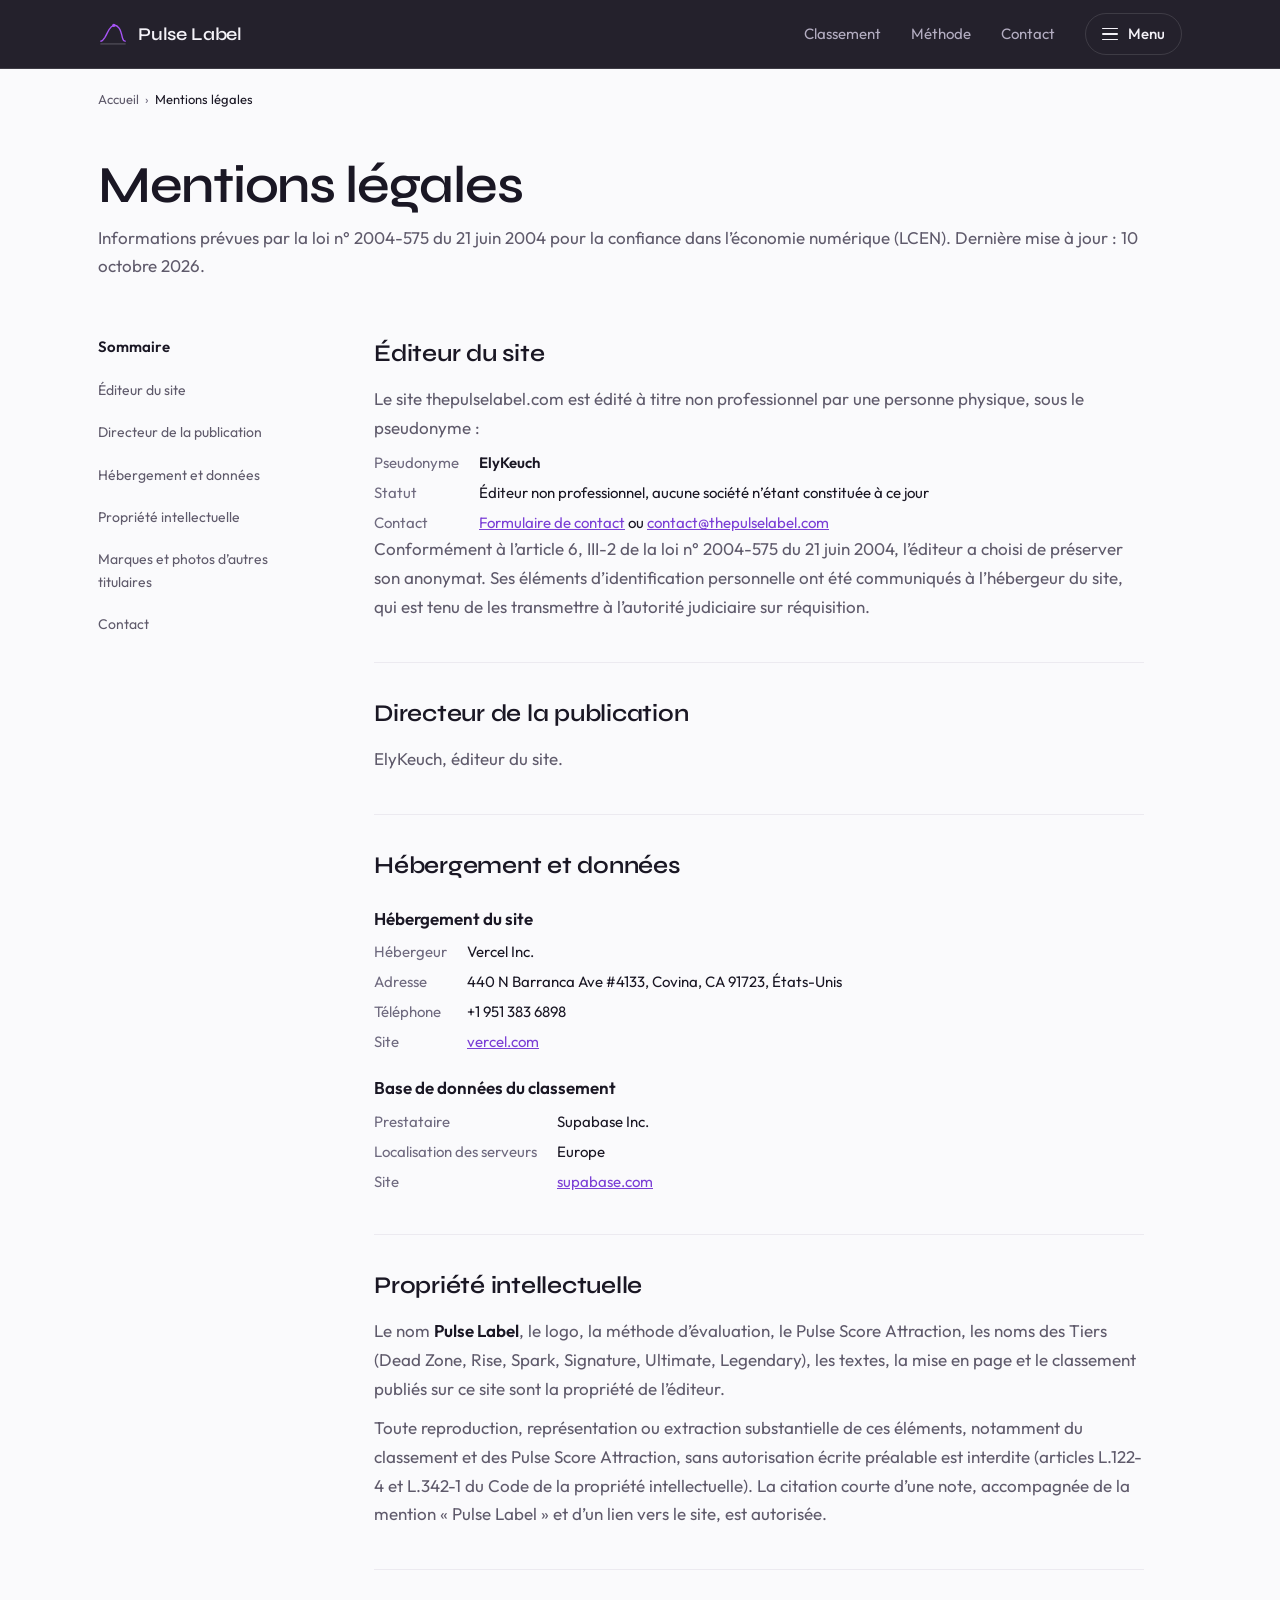
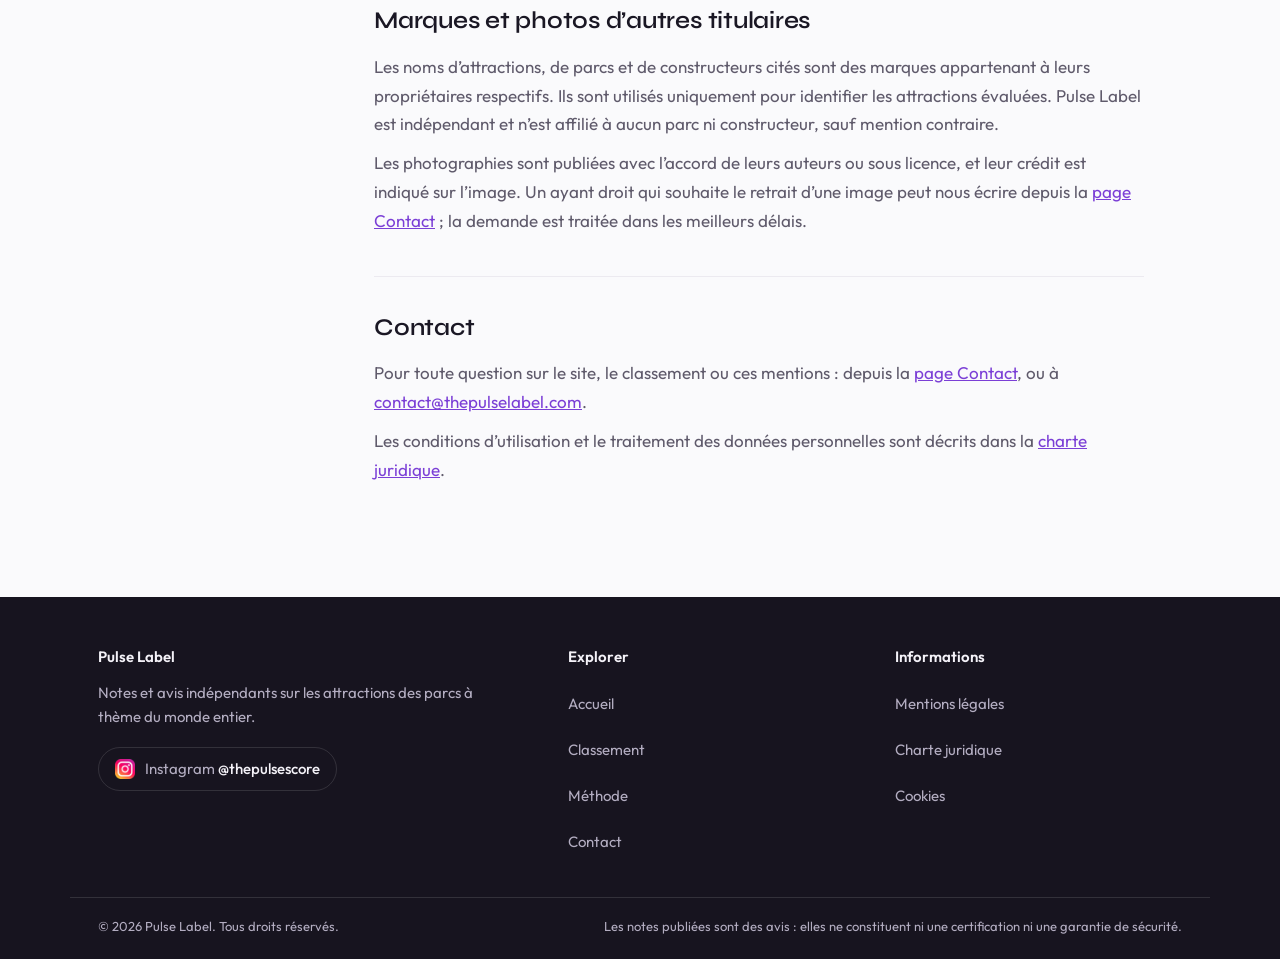
<file: mentions-legales.html>
<!DOCTYPE html>
<html lang="fr">
<head>
<meta charset="UTF-8">
<script>document.documentElement.classList.add('js')</script>
<meta name="viewport" content="width=device-width, initial-scale=1, viewport-fit=cover">
<title>Mentions légales — Pulse Label</title>
<meta name="description" content="Mentions légales du site Pulse Label : éditeur, hébergement, propriété intellectuelle.">
<meta name="robots" content="index, follow">
<meta name="theme-color" content="#17141F">
<link rel="canonical" href="https://thepulselabel.com/mentions-legales">
<meta property="og:type" content="website">
<meta property="og:site_name" content="Pulse Label">
<meta property="og:locale" content="fr_FR">
<meta property="og:title" content="Mentions légales — Pulse Label">
<meta property="og:description" content="Mentions légales du site Pulse Label : éditeur, hébergement, propriété intellectuelle.">
<meta property="og:url" content="https://thepulselabel.com/mentions-legales">
<meta property="og:image" content="https://thepulselabel.com/assets/img/og-image.png">
<meta property="og:image:width" content="1200">
<meta property="og:image:height" content="630">
<meta property="og:image:alt" content="Pulse Label, Every attraction has a score.">
<meta name="twitter:card" content="summary_large_image">
<link rel="icon" href="favicon.ico" sizes="48x48">
<link rel="icon" href="assets/img/logo.svg" type="image/svg+xml">
<link rel="apple-touch-icon" href="apple-touch-icon.png">
<link rel="preconnect" href="https://fonts.bunny.net">
<link href="https://fonts.bunny.net/css?family=syne:500,600,700%7Coutfit:300,400,500,600&display=swap" rel="stylesheet">
<link rel="stylesheet" href="assets/css/base.css">
<link rel="stylesheet" href="assets/css/legal.css">
<script type="application/ld+json">
{"@context":"https://schema.org","@type":"BreadcrumbList","itemListElement":[
 {"@type":"ListItem","position":1,"name":"Accueil","item":"https://thepulselabel.com/"},
 {"@type":"ListItem","position":2,"name":"Mentions légales","item":"https://thepulselabel.com/mentions-legales"}]}
</script>
</head>
<body data-root="./" data-page="mentions">

<header id="site-header">
  <nav aria-label="Navigation principale"><a href="index.html">Pulse Label</a> · <a href="classement.html">Classement</a> · <a href="methodologie.html">Méthode</a> · <a href="contact.html">Contact</a></nav>
</header>
<script src="assets/js/i18n.js"></script>
<script src="assets/js/layout.js"></script>

<nav class="pl-crumbs pl-wrap" aria-label="Fil d’Ariane">
  <ol><li><a href="index.html">Accueil</a></li><li><span aria-current="page">Mentions légales</span></li></ol>
</nav>

<main id="contenu" class="wrap legal">
  <div class="legal-head">
    <h1>Mentions légales</h1>
    <p>Informations prévues par la loi n° 2004-575 du 21 juin 2004 pour la confiance dans l’économie numérique (LCEN). Dernière mise à jour : 10 octobre 2026.</p>
  </div>

  <nav class="toc" aria-label="Sommaire">
    <h2>Sommaire</h2>
    <ol>
      <li><a href="#editeur">Éditeur du site</a></li>
      <li><a href="#publication">Directeur de la publication</a></li>
      <li><a href="#hebergement">Hébergement et données</a></li>
      <li><a href="#propriete">Propriété intellectuelle</a></li>
      <li><a href="#marques">Marques et photos d’autres titulaires</a></li>
      <li><a href="#contact">Contact</a></li>
    </ol>
  </nav>

  <div class="prose">
    <section id="editeur">
      <h2>Éditeur du site</h2>
      <p>Le site thepulselabel.com est édité à titre non professionnel par une personne physique, sous le pseudonyme :</p>
      <dl class="idcard">
        <dt>Pseudonyme</dt><dd><strong>ElyKeuch</strong></dd>
        <dt>Statut</dt><dd>Éditeur non professionnel, aucune société n’étant constituée à ce jour</dd>
        <dt>Contact</dt><dd><a href="contact.html">Formulaire de contact</a> ou <a href="mailto:contact@thepulselabel.com">contact@thepulselabel.com</a></dd>
      </dl>
      <p>Conformément à l’article 6, III-2 de la loi n° 2004-575 du 21 juin 2004, l’éditeur a choisi de préserver son anonymat. Ses éléments d’identification personnelle ont été communiqués à l’hébergeur du site, qui est tenu de les transmettre à l’autorité judiciaire sur réquisition.</p>
    </section>

    <section id="publication">
      <h2>Directeur de la publication</h2>
      <p>ElyKeuch, éditeur du site.</p>
    </section>

    <section id="hebergement">
      <h2>Hébergement et données</h2>
      <h3>Hébergement du site</h3>
      <dl class="idcard">
        <dt>Hébergeur</dt><dd>Vercel Inc.</dd>
        <dt>Adresse</dt><dd>440 N Barranca Ave #4133, Covina, CA 91723, États-Unis</dd>
        <dt>Téléphone</dt><dd>+1 951 383 6898</dd>
        <dt>Site</dt><dd><a href="https://vercel.com" rel="noopener">vercel.com</a></dd>
      </dl>
      <h3>Base de données du classement</h3>
      <dl class="idcard">
        <dt>Prestataire</dt><dd>Supabase Inc.</dd>
        <dt>Localisation des serveurs</dt><dd>Europe</dd>
        <dt>Site</dt><dd><a href="https://supabase.com" rel="noopener">supabase.com</a></dd>
      </dl>
    </section>

    <section id="propriete">
      <h2>Propriété intellectuelle</h2>
      <p>Le nom <strong>Pulse Label</strong>, le logo, la méthode d’évaluation, le Pulse Score Attraction, les noms des Tiers (Dead Zone, Rise, Spark, Signature, Ultimate, Legendary), les textes, la mise en page et le classement publiés sur ce site sont la propriété de l’éditeur.</p>
      <p>Toute reproduction, représentation ou extraction substantielle de ces éléments, notamment du classement et des Pulse Score Attraction, sans autorisation écrite préalable est interdite (articles L.122-4 et L.342-1 du Code de la propriété intellectuelle). La citation courte d’une note, accompagnée de la mention « Pulse Label » et d’un lien vers le site, est autorisée.</p>
    </section>

    <section id="marques">
      <h2>Marques et photos d’autres titulaires</h2>
      <p>Les noms d’attractions, de parcs et de constructeurs cités sont des marques appartenant à leurs propriétaires respectifs. Ils sont utilisés uniquement pour identifier les attractions évaluées. Pulse Label est indépendant et n’est affilié à aucun parc ni constructeur, sauf mention contraire.</p>
      <p>Les photographies sont publiées avec l’accord de leurs auteurs ou sous licence, et leur crédit est indiqué sur l’image. Un ayant droit qui souhaite le retrait d’une image peut nous écrire depuis la <a href="contact.html">page Contact</a> ; la demande est traitée dans les meilleurs délais.</p>
    </section>

    <section id="contact">
      <h2>Contact</h2>
      <p>Pour toute question sur le site, le classement ou ces mentions : depuis la <a href="contact.html">page Contact</a>, ou à <a href="mailto:contact@thepulselabel.com">contact@thepulselabel.com</a>.</p>
      <p>Les conditions d’utilisation et le traitement des données personnelles sont décrits dans la <a href="charte.html">charte juridique</a>.</p>
    </section>
  </div>
</main>

<footer id="site-footer">
  <p><a href="mentions-legales.html">Mentions légales</a> · <a href="charte.html">Charte juridique</a> · <a href="contact.html">Contact</a></p>
</footer>
</body>
</html>
</file>
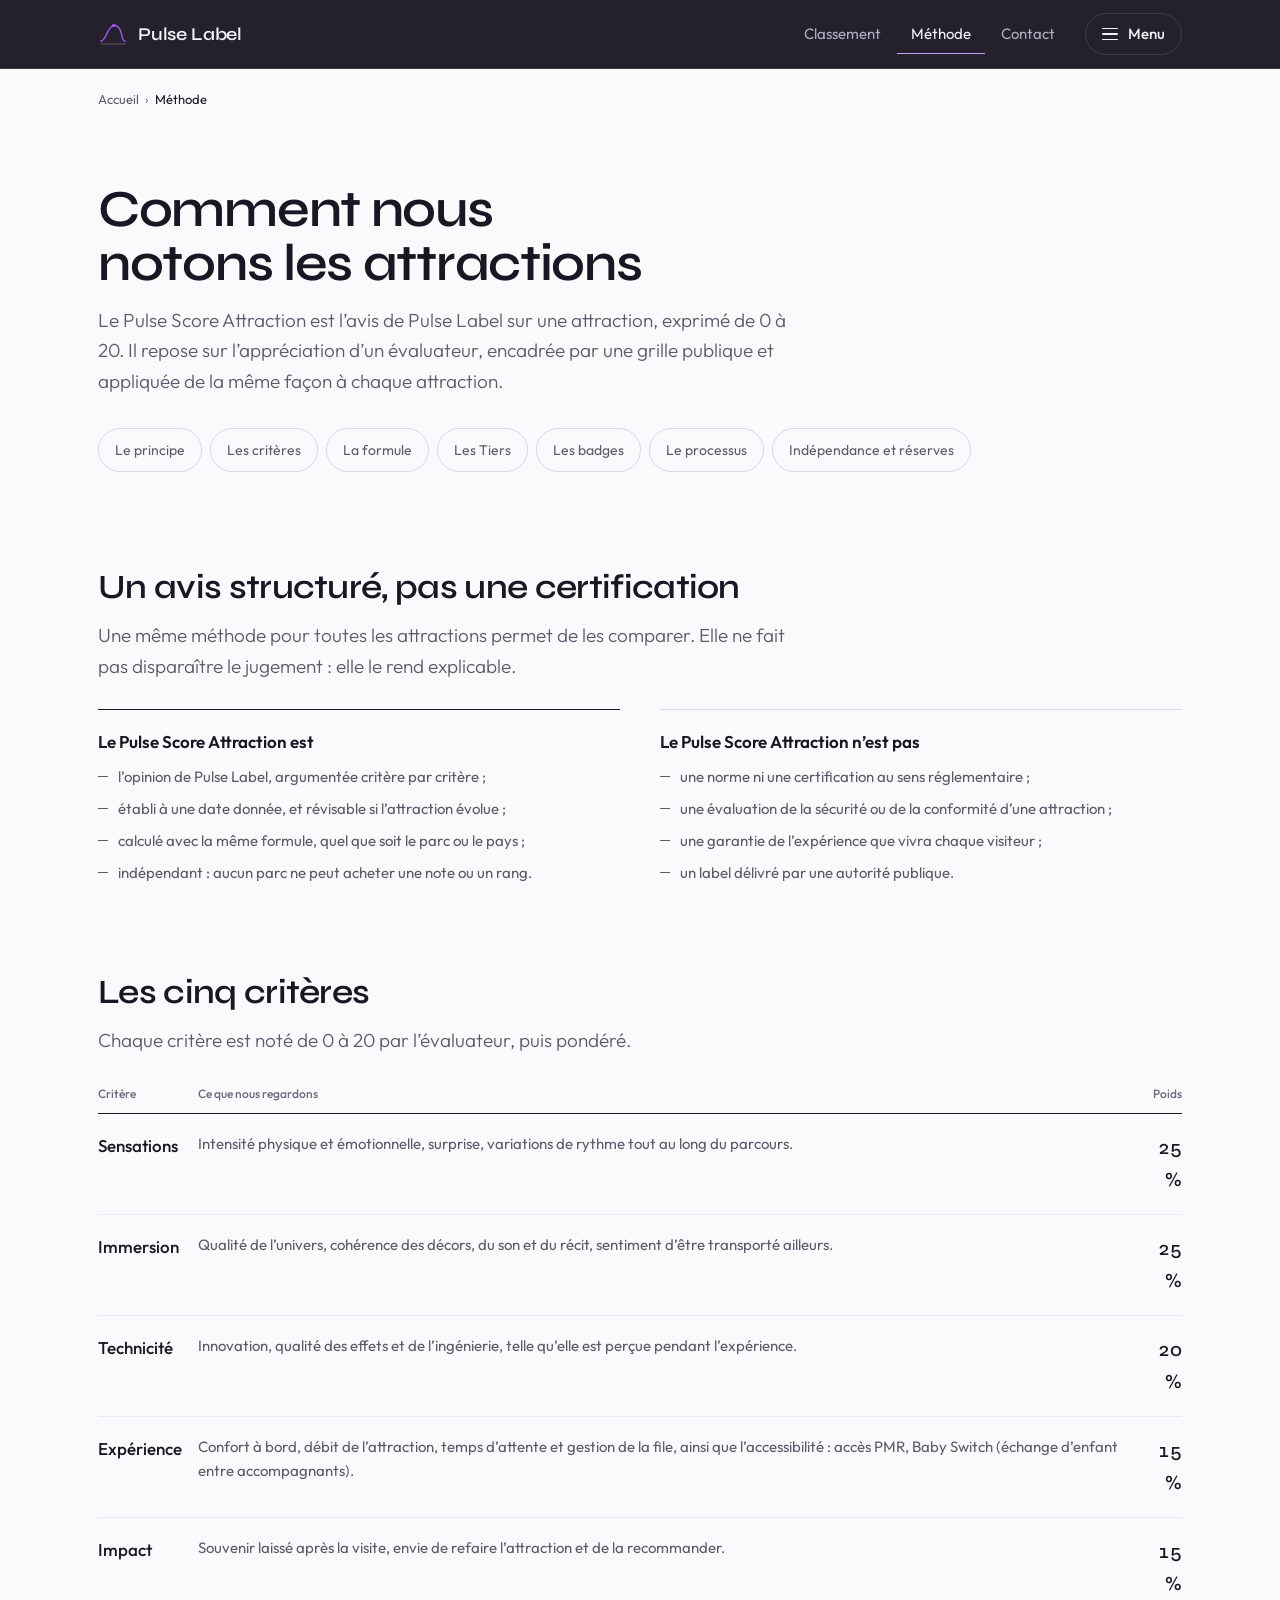
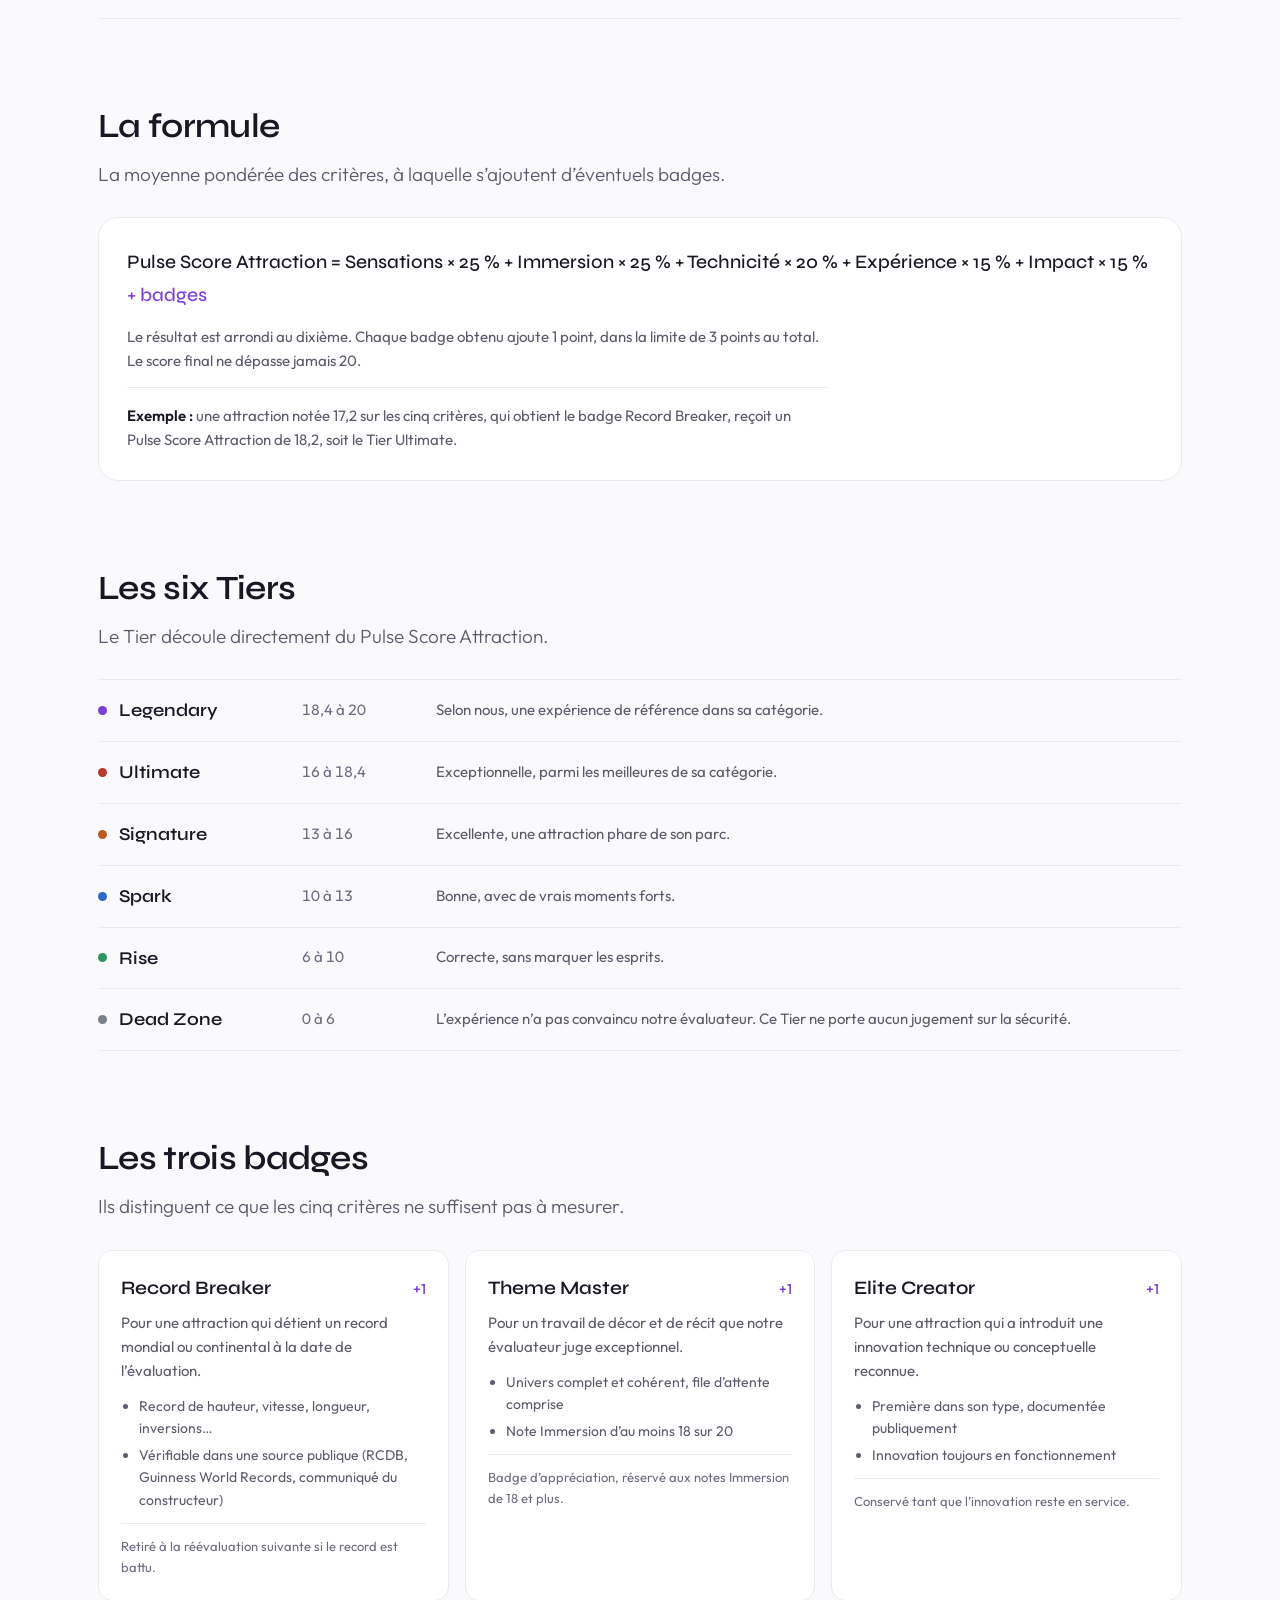
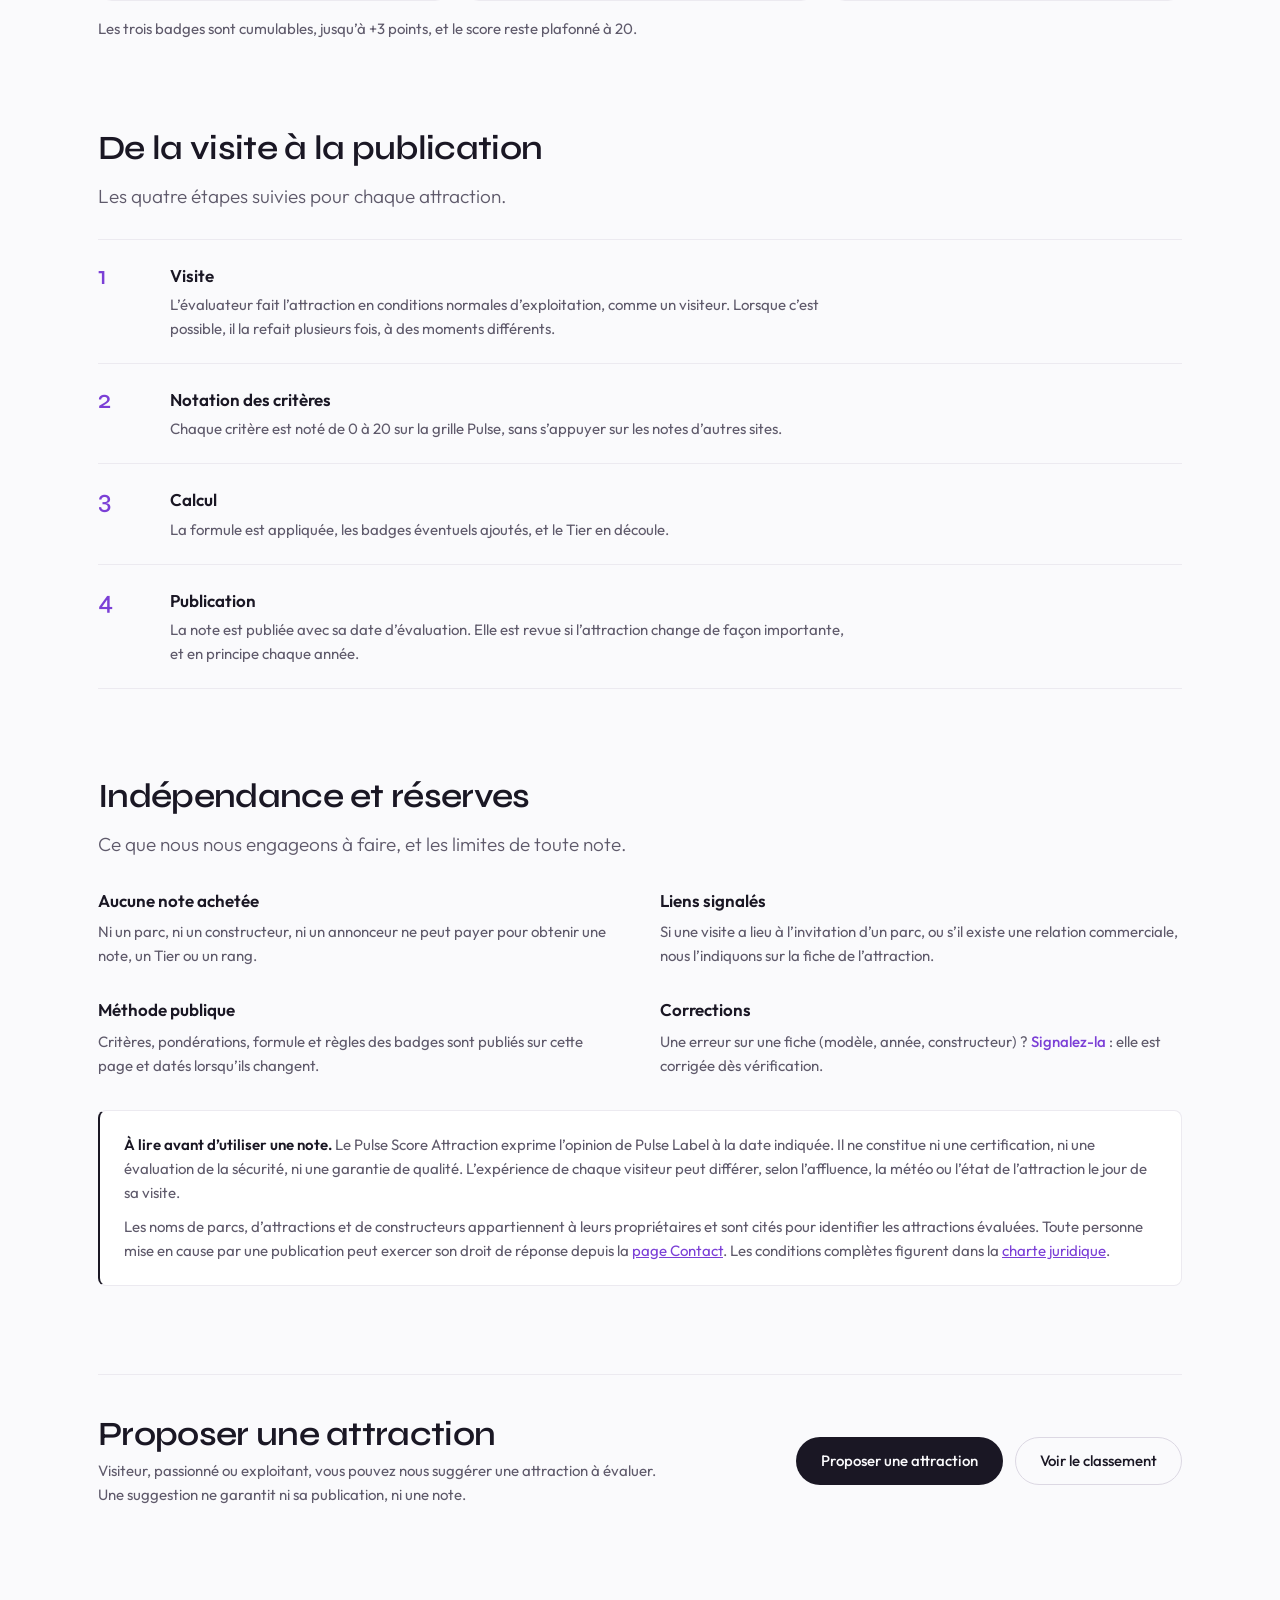
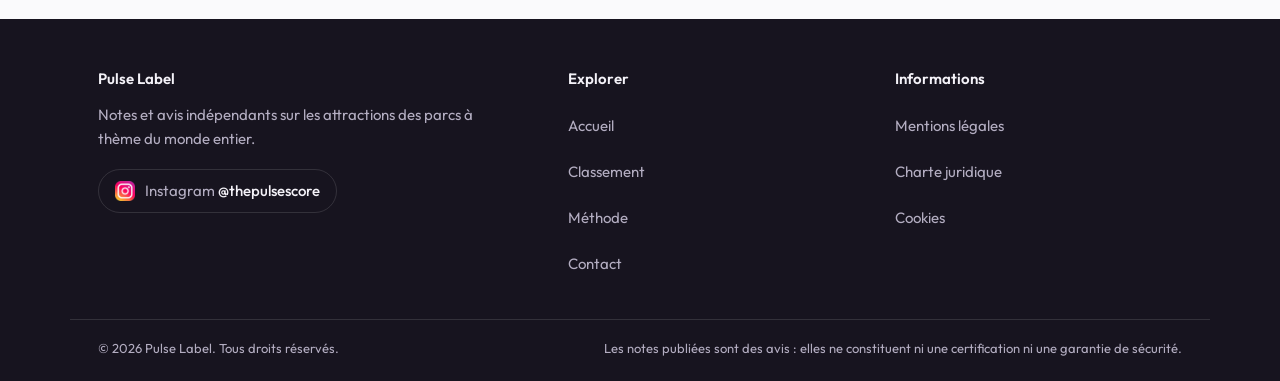
<file: methodologie.html>
<!DOCTYPE html>
<html lang="fr">
<head>
<meta charset="UTF-8">
<script>document.documentElement.classList.add('js')</script>
<meta name="viewport" content="width=device-width, initial-scale=1, viewport-fit=cover">
<title>La méthode Pulse Label — Comment nous notons les attractions</title>
<meta name="description" content="Comment Pulse Label note les attractions de 0 à 20 : cinq critères pondérés, une formule publiée, six Tiers et trois badges.">
<meta name="theme-color" content="#17141F">
<link rel="canonical" href="https://thepulselabel.com/methodologie">
<meta property="og:type" content="website">
<meta property="og:site_name" content="Pulse Label">
<meta property="og:locale" content="fr_FR">
<meta property="og:title" content="La méthode Pulse Label — Comment nous notons les attractions">
<meta property="og:description" content="Comment Pulse Label note les attractions de 0 à 20 : cinq critères pondérés, une formule publiée, six Tiers et trois badges.">
<meta property="og:url" content="https://thepulselabel.com/methodologie">
<meta property="og:image" content="https://thepulselabel.com/assets/img/og-image.png">
<meta property="og:image:width" content="1200">
<meta property="og:image:height" content="630">
<meta property="og:image:alt" content="Pulse Label, Every attraction has a score.">
<meta name="twitter:card" content="summary_large_image">
<link rel="icon" href="favicon.ico" sizes="48x48">
<link rel="icon" href="assets/img/logo.svg" type="image/svg+xml">
<link rel="apple-touch-icon" href="apple-touch-icon.png">
<link rel="preconnect" href="https://fonts.bunny.net">
<link href="https://fonts.bunny.net/css?family=syne:500,600,700%7Coutfit:300,400,500,600&display=swap" rel="stylesheet">
<link rel="stylesheet" href="assets/css/base.css">
<link rel="stylesheet" href="assets/css/methode.css">
<script type="application/ld+json">
{"@context":"https://schema.org","@type":"BreadcrumbList","itemListElement":[
 {"@type":"ListItem","position":1,"name":"Accueil","item":"https://thepulselabel.com/"},
 {"@type":"ListItem","position":2,"name":"Méthode","item":"https://thepulselabel.com/methodologie"}]}
</script>
</head>
<body data-root="./" data-page="methodologie">

<header id="site-header">
  <nav aria-label="Navigation principale"><a href="index.html">Pulse Label</a> · <a href="classement.html">Classement</a> · <a href="methodologie.html">Méthode</a> · <a href="contact.html">Contact</a></nav>
</header>
<script src="assets/js/i18n.js"></script>
<script src="assets/js/layout.js"></script>

<nav class="pl-crumbs pl-wrap" aria-label="Fil d’Ariane">
  <ol><li><a href="index.html">Accueil</a></li><li><span aria-current="page">Méthode</span></li></ol>
</nav>

<main id="contenu" class="wrap">

  <!-- En-tête -->
  <section class="m-head">
    <h1 class="h-page">Comment nous notons les attractions</h1>
    <p class="lead">Le Pulse Score Attraction est l’avis de Pulse Label sur une attraction, exprimé de 0 à 20. Il repose sur l’appréciation d’un évaluateur, encadrée par une grille publique et appliquée de la même façon à chaque attraction.</p>
    <nav class="m-toc" aria-label="Sur cette page">
      <a href="#principe">Le principe</a>
      <a href="#criteres">Les critères</a>
      <a href="#formule">La formule</a>
      <a href="#tiers">Les Tiers</a>
      <a href="#badges">Les badges</a>
      <a href="#processus">Le processus</a>
      <a href="#reserves">Indépendance et réserves</a>
    </nav>
  </section>

  <!-- Principe -->
  <section class="m-sec" id="principe" aria-labelledby="t-principe">
    <h2 class="h-sec" id="t-principe">Un avis structuré, pas une certification</h2>
    <p class="lead">Une même méthode pour toutes les attractions permet de les comparer. Elle ne fait pas disparaître le jugement : elle le rend explicable.</p>
    <div class="isnot">
      <div>
        <h3>Le Pulse Score Attraction est</h3>
        <ul>
          <li>l’opinion de Pulse Label, argumentée critère par critère ;</li>
          <li>établi à une date donnée, et révisable si l’attraction évolue ;</li>
          <li>calculé avec la même formule, quel que soit le parc ou le pays ;</li>
          <li>indépendant : aucun parc ne peut acheter une note ou un rang.</li>
        </ul>
      </div>
      <div class="no">
        <h3>Le Pulse Score Attraction n’est pas</h3>
        <ul>
          <li>une norme ni une certification au sens réglementaire ;</li>
          <li>une évaluation de la sécurité ou de la conformité d’une attraction ;</li>
          <li>une garantie de l’expérience que vivra chaque visiteur ;</li>
          <li>un label délivré par une autorité publique.</li>
        </ul>
      </div>
    </div>
  </section>

  <!-- Critères -->
  <section class="m-sec" id="criteres" aria-labelledby="t-criteres">
    <h2 class="h-sec" id="t-criteres">Les cinq critères</h2>
    <p class="lead">Chaque critère est noté de 0 à 20 par l’évaluateur, puis pondéré.</p>
    <div class="table-wrap">
      <table class="m-table">
        <thead><tr><th scope="col">Critère</th><th scope="col">Ce que nous regardons</th><th scope="col" class="w">Poids</th></tr></thead>
        <tbody>
          <tr><td>Sensations</td><td>Intensité physique et émotionnelle, surprise, variations de rythme tout au long du parcours.</td><td class="w">25 %</td></tr>
          <tr><td>Immersion</td><td>Qualité de l’univers, cohérence des décors, du son et du récit, sentiment d’être transporté ailleurs.</td><td class="w">25 %</td></tr>
          <tr><td>Technicité</td><td>Innovation, qualité des effets et de l’ingénierie, telle qu’elle est perçue pendant l’expérience.</td><td class="w">20 %</td></tr>
          <tr><td>Expérience</td><td>Confort à bord, débit de l’attraction, temps d’attente et gestion de la file, ainsi que l’accessibilité : accès PMR, Baby Switch (échange d’enfant entre accompagnants).</td><td class="w">15 %</td></tr>
          <tr><td>Impact</td><td>Souvenir laissé après la visite, envie de refaire l’attraction et de la recommander.</td><td class="w">15 %</td></tr>
        </tbody>
      </table>
    </div>
  </section>

  <!-- Formule -->
  <section class="m-sec" id="formule" aria-labelledby="t-formule">
    <h2 class="h-sec" id="t-formule">La formule</h2>
    <p class="lead">La moyenne pondérée des critères, à laquelle s’ajoutent d’éventuels badges.</p>
    <div class="formula">
      <code>Pulse Score Attraction = Sensations × 25 % + Immersion × 25 % + Technicité × 20 % + Expérience × 15 % + Impact × 15 % <em>+ badges</em></code>
      <p>Le résultat est arrondi au dixième. Chaque badge obtenu ajoute 1 point, dans la limite de 3 points au total. Le score final ne dépasse jamais 20.</p>
      <p class="example"><b>Exemple :</b> une attraction notée 17,2 sur les cinq critères, qui obtient le badge Record Breaker, reçoit un Pulse Score Attraction de 18,2, soit le Tier Ultimate.</p>
    </div>
  </section>

  <!-- Tiers -->
  <section class="m-sec" id="tiers" aria-labelledby="t-tiers">
    <h2 class="h-sec" id="t-tiers">Les six Tiers</h2>
    <p class="lead">Le Tier découle directement du Pulse Score Attraction.</p>
    <ul class="level-list">
      <li style="--c:var(--lv-legendary)"><b>Legendary</b><span class="range">18,4 à 20</span><span class="meaning">Selon nous, une expérience de référence dans sa catégorie.</span></li>
      <li style="--c:var(--lv-ultimate)"><b>Ultimate</b><span class="range">16 à 18,4</span><span class="meaning">Exceptionnelle, parmi les meilleures de sa catégorie.</span></li>
      <li style="--c:var(--lv-signature)"><b>Signature</b><span class="range">13 à 16</span><span class="meaning">Excellente, une attraction phare de son parc.</span></li>
      <li style="--c:var(--lv-spark)"><b>Spark</b><span class="range">10 à 13</span><span class="meaning">Bonne, avec de vrais moments forts.</span></li>
      <li style="--c:var(--lv-rise)"><b>Rise</b><span class="range">6 à 10</span><span class="meaning">Correcte, sans marquer les esprits.</span></li>
      <li style="--c:var(--lv-dead)"><b>Dead Zone</b><span class="range">0 à 6</span><span class="meaning">L’expérience n’a pas convaincu notre évaluateur. Ce Tier ne porte aucun jugement sur la sécurité.</span></li>
    </ul>
  </section>

  <!-- Badges -->
  <section class="m-sec" id="badges" aria-labelledby="t-badges">
    <h2 class="h-sec" id="t-badges">Les trois badges</h2>
    <p class="lead">Ils distinguent ce que les cinq critères ne suffisent pas à mesurer.</p>
    <div class="badges">
      <article class="badge">
        <h3>Record Breaker <span>+1</span></h3>
        <p>Pour une attraction qui détient un record mondial ou continental à la date de l’évaluation.</p>
        <ul>
          <li>Record de hauteur, vitesse, longueur, inversions…</li>
          <li>Vérifiable dans une source publique (RCDB, Guinness World Records, communiqué du constructeur)</li>
        </ul>
        <p class="rule">Retiré à la réévaluation suivante si le record est battu.</p>
      </article>
      <article class="badge">
        <h3>Theme Master <span>+1</span></h3>
        <p>Pour un travail de décor et de récit que notre évaluateur juge exceptionnel.</p>
        <ul>
          <li>Univers complet et cohérent, file d’attente comprise</li>
          <li>Note Immersion d’au moins 18 sur 20</li>
        </ul>
        <p class="rule">Badge d’appréciation, réservé aux notes Immersion de 18 et plus.</p>
      </article>
      <article class="badge">
        <h3>Elite Creator <span>+1</span></h3>
        <p>Pour une attraction qui a introduit une innovation technique ou conceptuelle reconnue.</p>
        <ul>
          <li>Première dans son type, documentée publiquement</li>
          <li>Innovation toujours en fonctionnement</li>
        </ul>
        <p class="rule">Conservé tant que l’innovation reste en service.</p>
      </article>
    </div>
    <p class="cumul">Les trois badges sont cumulables, jusqu’à +3 points, et le score reste plafonné à 20.</p>
  </section>

  <!-- Processus -->
  <section class="m-sec" id="processus" aria-labelledby="t-processus">
    <h2 class="h-sec" id="t-processus">De la visite à la publication</h2>
    <p class="lead">Les quatre étapes suivies pour chaque attraction.</p>
    <ol class="steps">
      <li><div><h3>Visite</h3><p>L’évaluateur fait l’attraction en conditions normales d’exploitation, comme un visiteur. Lorsque c’est possible, il la refait plusieurs fois, à des moments différents.</p></div></li>
      <li><div><h3>Notation des critères</h3><p>Chaque critère est noté de 0 à 20 sur la grille Pulse, sans s’appuyer sur les notes d’autres sites.</p></div></li>
      <li><div><h3>Calcul</h3><p>La formule est appliquée, les badges éventuels ajoutés, et le Tier en découle.</p></div></li>
      <li><div><h3>Publication</h3><p>La note est publiée avec sa date d’évaluation. Elle est revue si l’attraction change de façon importante, et en principe chaque année.</p></div></li>
    </ol>
  </section>

  <!-- Indépendance et réserves -->
  <section class="m-sec" id="reserves" aria-labelledby="t-reserves">
    <h2 class="h-sec" id="t-reserves">Indépendance et réserves</h2>
    <p class="lead">Ce que nous nous engageons à faire, et les limites de toute note.</p>
    <div class="pledges">
      <div><h3>Aucune note achetée</h3><p>Ni un parc, ni un constructeur, ni un annonceur ne peut payer pour obtenir une note, un Tier ou un rang.</p></div>
      <div><h3>Liens signalés</h3><p>Si une visite a lieu à l’invitation d’un parc, ou s’il existe une relation commerciale, nous l’indiquons sur la fiche de l’attraction.</p></div>
      <div><h3>Méthode publique</h3><p>Critères, pondérations, formule et règles des badges sont publiés sur cette page et datés lorsqu’ils changent.</p></div>
      <div><h3>Corrections</h3><p>Une erreur sur une fiche (modèle, année, constructeur) ? <a class="link" href="contact.html?sujet=correction">Signalez-la</a> : elle est corrigée dès vérification.</p></div>
    </div>
    <div class="notice" style="margin-top:32px">
      <p><strong>À lire avant d’utiliser une note.</strong> Le Pulse Score Attraction exprime l’opinion de Pulse Label à la date indiquée. Il ne constitue ni une certification, ni une évaluation de la sécurité, ni une garantie de qualité. L’expérience de chaque visiteur peut différer, selon l’affluence, la météo ou l’état de l’attraction le jour de sa visite.</p>
      <p>Les noms de parcs, d’attractions et de constructeurs appartiennent à leurs propriétaires et sont cités pour identifier les attractions évaluées. Toute personne mise en cause par une publication peut exercer son droit de réponse depuis la <a href="contact.html?sujet=reponse">page Contact</a>. Les conditions complètes figurent dans la <a href="charte.html">charte juridique</a>.</p>
    </div>
  </section>

  <section class="m-cta">
    <div>
      <h2 class="h-sec">Proposer une attraction</h2>
      <p>Visiteur, passionné ou exploitant, vous pouvez nous suggérer une attraction à évaluer. Une suggestion ne garantit ni sa publication, ni une note.</p>
    </div>
    <div class="actions">
      <a class="btn btn-primary" href="contact.html?sujet=attraction">Proposer une attraction</a>
      <a class="btn btn-outline" href="classement.html">Voir le classement</a>
    </div>
  </section>

</main>

<footer id="site-footer">
  <p><a href="mentions-legales.html">Mentions légales</a> · <a href="charte.html">Charte juridique</a> · <a href="contact.html">Contact</a></p>
</footer>
</body>
</html>
</file>
<file: assets/css/base.css>
/* ==========================================================================
   Pulse Label — base.css
   Charte graphique commune : couleurs, typographie, en-tête, menu,
   pied de page, boutons. Chargé par TOUTES les pages.

   Principes : beaucoup d'air, une seule couleur d'accent (violet),
   des traits fins plutôt que des blocs, la couleur des Tiers
   réservée aux notes.
   ========================================================================== */

:root {
  /* Couleurs */
  --paper:   #FAFAFC;   /* fond de page */
  --surface: #FFFFFF;   /* cartes, menus */
  --ink:     #1A1724;   /* texte principal */
  --ink-2:   #5F5A6B;   /* texte secondaire */
  --ink-3:   #6F6A7F;   /* légendes (contraste AA 4,9:1) */
  --line:    #ECEAF0;   /* filets */
  --line-2:  #DCD8E3;   /* filets appuyés, survol */
  --violet:  #7B3FD6;   /* accent unique */
  --violet-brand: #A855F7; /* violet du logo */
  --violet-wash: rgba(123, 63, 214, .07);

  /* Bandeaux sombres : en-tête et pied de page */
  --chrome:       #17141F;
  --chrome-ink:   #F4F2F8;
  --chrome-ink-2: #B3ADC1;
  --chrome-line:  rgba(255, 255, 255, .12);
  --chrome-accent:#C9A2FF;

  /* Tiers Pulse (utilisés uniquement pour les notes) */
  --lv-dead:      #7A808C;
  --lv-rise:      #2E9461;
  --lv-spark:     #2F68C6;
  --lv-signature: #BC5A22;
  --lv-ultimate:  #B83A30;
  --lv-legendary: #7B3FD6;

  /* Typographie : Syne pour les titres, Outfit pour le texte */
  --f-display: 'Syne', 'Segoe UI', system-ui, sans-serif;
  --f-body: 'Outfit', 'Segoe UI', system-ui, sans-serif;
  --s-xs: 13px; --s-sm: 15px; --s-md: 17px;

  --radius-sm: 8px; --radius-md: 14px; --radius-lg: 20px;
  --header-h: 68px;
  --wrap: 1140px;
  --ease: cubic-bezier(.2, .7, .2, 1);
}

@media (prefers-color-scheme: dark) {
  :root:not([data-theme="light"]) {
    --paper: #121019; --surface: #1A1722; --ink: #F2F0F6; --ink-2: #ABA6B8; --ink-3: #948EA3;
    --line: #2A2633; --line-2: #3A3546; --violet: #B48AF5; --violet-wash: rgba(180, 138, 245, .1);
    --lv-rise: #4CC287; --lv-spark: #6A9BEF; --lv-signature: #EE915A; --lv-ultimate: #EE7468; --lv-legendary: #B48AF5;
    --chrome: #08070C;
  }
}
:root[data-theme="dark"] {
  --paper: #121019; --surface: #1A1722; --ink: #F2F0F6; --ink-2: #ABA6B8; --ink-3: #948EA3;
  --line: #2A2633; --line-2: #3A3546; --violet: #B48AF5; --violet-wash: rgba(180, 138, 245, .1);
  --lv-rise: #4CC287; --lv-spark: #6A9BEF; --lv-signature: #EE915A; --lv-ultimate: #EE7468; --lv-legendary: #B48AF5;
  --chrome: #08070C;
}

*, *::before, *::after { margin: 0; padding: 0; box-sizing: border-box; }
html { -webkit-text-size-adjust: 100%; scroll-padding-top: calc(var(--header-h) + 16px); }
body {
  background: var(--paper); color: var(--ink);
  font-family: var(--f-body); font-size: var(--s-md); font-weight: 400; line-height: 1.6;
  -webkit-font-smoothing: antialiased; overflow-x: hidden;
  min-height: 100vh; display: flex; flex-direction: column;
}
main { flex: 1; min-width: 0; width: 100%; }
img { max-width: 100%; display: block; }
a { color: inherit; }
button, input, select { font: inherit; color: inherit; }
:focus-visible { outline: 2px solid var(--violet); outline-offset: 3px; border-radius: 4px; }
.wrap, .pl-wrap { max-width: var(--wrap); margin: 0 auto; padding-left: 28px; padding-right: 28px; }
.sr-only { position: absolute; width: 1px; height: 1px; overflow: hidden; clip: rect(0 0 0 0); white-space: nowrap; }
.skip-link { position: absolute; left: 12px; top: -60px; background: var(--ink); color: var(--paper); padding: 10px 16px; border-radius: var(--radius-sm); z-index: 1000; text-decoration: none; }
.skip-link:focus { top: 12px; }

/* Titres communs */
.h-page { font-family: var(--f-display); font-weight: 600; font-size: clamp(32px, 5vw, 52px); line-height: 1.05; letter-spacing: -.025em; }
.h-sec  { font-family: var(--f-display); font-weight: 600; font-size: clamp(24px, 3.2vw, 34px); line-height: 1.12; letter-spacing: -.02em; }
.lead   { color: var(--ink-2); font-weight: 300; font-size: clamp(17px, 1.8vw, 19px); max-width: 58ch; margin-top: 14px; }

/* Navigation de secours (visible sans JavaScript, remplacée par layout.js) */
#site-header:not(.pl-header), #site-footer:not(.pl-footer) { background: var(--chrome); color: var(--chrome-ink-2); padding: 20px 28px; font-size: var(--s-sm); }
#site-header:not(.pl-header) { min-height: var(--header-h); }
#site-header:not(.pl-header) a, #site-footer:not(.pl-footer) a { color: var(--chrome-ink); }
#site-footer:not(.pl-footer) { margin-top: 112px; }
/* JavaScript actif : la navigation de secours reste invisible le temps que layout.js construise le vrai menu (pas de clignotement) */
.js #site-header:not(.pl-header) > *, .js #site-footer:not(.pl-footer) > * { visibility: hidden; }

/* ── EN-TÊTE ─────────────────────────────────────────── */
.pl-header {
  position: sticky; top: 0; z-index: 400;
  padding-top: env(safe-area-inset-top, 0px);
  background: var(--chrome);
  background: color-mix(in srgb, var(--chrome) 94%, transparent);
  backdrop-filter: saturate(150%) blur(14px); -webkit-backdrop-filter: saturate(150%) blur(14px);
  border-bottom: 1px solid var(--chrome-line);
  color: var(--chrome-ink);
}
.pl-header :focus-visible, .pl-footer :focus-visible { outline-color: var(--chrome-accent); }
.pl-header-inner { height: var(--header-h); display: flex; align-items: center; gap: 8px; }
.pl-brand { display: flex; align-items: center; gap: 10px; min-height: 44px; text-decoration: none; margin-right: auto; color: var(--chrome-ink); }
.pl-brand svg { width: 30px; height: 23px; flex-shrink: 0; }
.pl-brand-name { font-family: var(--f-display); font-weight: 600; font-size: 18px; letter-spacing: -.01em; }

.pl-quick { display: flex; gap: 2px; margin-right: 8px; }
.pl-quick a {
  text-decoration: none; font-size: var(--s-sm); color: var(--chrome-ink-2);
  padding: 8px 14px; border-radius: 999px; transition: color .15s;
}
.pl-quick a:hover { color: var(--chrome-ink); }
.pl-quick a[aria-current="page"] { color: var(--chrome-ink); box-shadow: inset 0 -1px 0 var(--chrome-accent); border-radius: 0; }

.pl-lang {
  display: inline-flex; align-items: center; justify-content: center; min-width: 44px; min-height: 42px;
  padding: 0 12px; border-radius: 999px; color: var(--chrome-ink-2); text-decoration: none;
  font-size: 14px; font-weight: 500; letter-spacing: .04em; transition: color .15s;
}
.pl-lang:hover { color: var(--chrome-ink); text-decoration: underline; text-underline-offset: 4px; }
.pl-menu { position: relative; }
.pl-menu-btn {
  display: flex; align-items: center; gap: 10px; min-height: 42px;
  background: transparent; color: var(--chrome-ink); border: 1px solid var(--chrome-line);
  padding: 0 16px; border-radius: 999px; cursor: pointer;
  font-size: var(--s-sm); font-weight: 500; transition: border-color .15s;
}
.pl-menu-btn:hover { border-color: rgba(255, 255, 255, .45); }
.pl-menu-btn .bars { display: grid; gap: 4px; width: 16px; }
.pl-menu-btn .bars i { display: block; height: 1.5px; background: currentColor; border-radius: 2px; transition: transform .25s var(--ease), opacity .2s; }
.pl-menu-btn[aria-expanded="true"] .bars i:nth-child(1) { transform: translateY(5.5px) rotate(45deg); }
.pl-menu-btn[aria-expanded="true"] .bars i:nth-child(2) { opacity: 0; }
.pl-menu-btn[aria-expanded="true"] .bars i:nth-child(3) { transform: translateY(-5.5px) rotate(-45deg); }

.pl-menu-panel {
  position: absolute; right: 0; top: calc(100% + 12px);
  width: min(320px, calc(100vw - 32px));
  background: var(--surface); border: 1px solid var(--line); border-radius: var(--radius-md);
  box-shadow: 0 24px 60px -24px rgba(26, 23, 36, .28);
  padding: 8px; list-style: none;
  opacity: 0; transform: translateY(-4px); pointer-events: none; visibility: hidden;
  transition: opacity .18s, transform .22s var(--ease), visibility 0s .22s;
}
.pl-menu-panel.open { opacity: 1; transform: none; pointer-events: auto; visibility: visible; transition: opacity .18s, transform .22s var(--ease); }
.pl-menu-panel li + li { border-top: 1px solid var(--line); }
.pl-menu-panel a { display: block; text-decoration: none; padding: 13px 12px; border-radius: 10px; color: var(--ink); }
.pl-menu-panel a:hover, .pl-menu-panel a:focus-visible { background: var(--violet-wash); }
.pl-menu-panel .t { display: block; font-weight: 500; }
.pl-menu-panel a[aria-current="page"] .t { color: var(--violet); }
.pl-menu-panel .d { display: block; font-size: var(--s-xs); color: var(--ink-2); margin-top: 1px; }

/* ── FIL D'ARIANE ──────────────────────────────────── */
.pl-crumbs { width: 100%; padding-top: 20px; }
.pl-crumbs ol { list-style: none; display: flex; flex-wrap: wrap; align-items: center; gap: 6px; font-size: var(--s-xs); color: var(--ink-3); }
.pl-crumbs li { display: flex; align-items: center; gap: 6px; }
.pl-crumbs li + li::before { content: '›'; color: var(--ink-3); }
.pl-crumbs a { display: inline-block; color: var(--ink-2); text-decoration: none; padding: 12px 0; margin: -12px 0; }
.pl-crumbs a:hover { color: var(--violet); text-decoration: underline; text-underline-offset: 3px; }
.pl-crumbs [aria-current] { color: var(--ink); }

/* ── BOUTONS ─────────────────────────────────────────── */
.btn {
  display: inline-flex; align-items: center; justify-content: center; gap: 8px;
  min-height: 48px; padding: 0 24px; border-radius: 999px; border: 1px solid transparent;
  font-size: var(--s-sm); font-weight: 500; text-decoration: none; cursor: pointer;
  transition: background .15s, border-color .15s, color .15s;
}
.btn-primary { background: var(--ink); color: var(--paper); }
.btn-primary:hover { background: var(--violet); }
.btn-outline { border-color: var(--line-2); background: transparent; color: var(--ink); }
.btn-outline:hover { border-color: var(--ink); }
.link { display: inline-block; padding: 12px 0; margin: -12px 0; color: var(--violet); text-decoration: none; font-weight: 500; }
.link:hover { text-decoration: underline; text-underline-offset: 3px; }

/* ── PIED DE PAGE ────────────────────────────────────── */
.pl-footer { background: var(--chrome); color: var(--chrome-ink); margin-top: 112px; padding-bottom: env(safe-area-inset-bottom, 0px); }
.pl-footer-inner { padding-top: 48px; padding-bottom: 32px; display: grid; grid-template-columns: 1.5fr 1fr 1fr; gap: 40px; }
.pl-footer h2 { font-size: var(--s-sm); font-weight: 600; margin-bottom: 12px; }
.pl-footer p { font-size: var(--s-sm); color: var(--chrome-ink-2); max-width: 38ch; }
.pl-footer ul { list-style: none; display: grid; gap: 0; }
.pl-footer ul a { display: inline-block; padding: 11px 0; font-size: var(--s-sm); color: var(--chrome-ink-2); text-decoration: none; overflow-wrap: anywhere; }
.pl-footer ul a:hover { color: var(--chrome-ink); text-decoration: underline; text-underline-offset: 3px; }
.pl-social {
  display: inline-flex; align-items: center; gap: 10px; margin-top: 18px; min-height: 44px;
  padding: 0 16px; border: 1px solid var(--chrome-line); border-radius: 999px;
  text-decoration: none; font-size: var(--s-sm); color: var(--chrome-ink-2); transition: border-color .15s, color .15s;
}
.pl-social:hover { border-color: rgba(255, 255, 255, .45); color: var(--chrome-ink); }
.pl-social b { color: var(--chrome-ink); font-weight: 500; }
.pl-social img { width: 20px; height: 20px; }
.pl-footer-legal {
  border-top: 1px solid var(--chrome-line); padding-top: 18px; padding-bottom: 22px;
  display: flex; flex-wrap: wrap; gap: 6px 24px; justify-content: space-between;
  font-size: var(--s-xs); color: var(--chrome-ink-2);
}

@media (max-width: 760px) {
  :root { --header-h: 60px; }
  .wrap, .pl-wrap { padding-left: 20px; padding-right: 20px; }
  .pl-quick { display: none; }
  .pl-brand-name { font-size: 17px; }
  .pl-footer { margin-top: 80px; }
  .pl-footer-inner { grid-template-columns: 1fr 1fr; gap: 28px; padding-top: 36px; }
  .pl-footer-inner > div:first-child { grid-column: 1 / -1; }
}
/* ── FLUIDITÉ ─────────────────────────────────────────── */
/* Transition douce entre les pages (Chrome, Edge, Safari récents ; ignorée ailleurs) */
@media (prefers-reduced-motion: no-preference) {
  @view-transition { navigation: auto; }
  html { scroll-behavior: smooth; }
}
.pl-header { view-transition-name: pl-header; }
::view-transition-old(root), ::view-transition-new(root) { animation-duration: .18s; }

/* Bouton « retour en haut » (longues pages) */
.pl-top {
  position: fixed; right: 16px; bottom: calc(16px + env(safe-area-inset-bottom, 0px)); z-index: 300;
  width: 46px; height: 46px; border-radius: 50%; border: 1px solid var(--chrome-line);
  background: var(--chrome); color: var(--chrome-ink); cursor: pointer;
  display: grid; place-items: center; box-shadow: 0 10px 30px -12px rgba(0, 0, 0, .5);
  opacity: 0; visibility: hidden; transform: translateY(8px);
  transition: opacity .2s, transform .2s var(--ease), visibility 0s .2s;
}
.pl-top.show { opacity: 1; visibility: visible; transform: none; transition: opacity .2s, transform .2s var(--ease); }
.pl-top:focus-visible { outline-color: var(--violet); }

@media (prefers-reduced-motion: reduce) {
  *, *::before, *::after { animation-duration: .01ms !important; transition-duration: .01ms !important; }
}
</file>
<file: assets/css/home.css>
/* ==========================================================================
   Pulse Label — home.css (page d'accueil)
   ========================================================================== */

/* ── Présentation ── */
.hero { position: relative; overflow: hidden; padding: 96px 0 88px; }
.hero-track { position: absolute; right: -2%; top: 64px; width: min(560px, 52vw); height: auto; pointer-events: none; z-index: 0; }
.hero-track path { stroke: var(--violet-brand); stroke-width: .8; fill: none; stroke-linecap: round; stroke-dasharray: 1; stroke-dashoffset: 1; animation: draw 2.4s var(--ease) .2s forwards; opacity: .7; }
.hero-track .ties { stroke: var(--line-2); stroke-width: .5; stroke-dasharray: none; stroke-dashoffset: 0; animation: none; opacity: 1; }
.hero-track .car { fill: var(--violet-brand); opacity: 0; animation: appear .4s ease 2.4s forwards; }
@keyframes draw { to { stroke-dashoffset: 0; } }
@keyframes appear { to { opacity: 1; } }

.hero-inner { position: relative; z-index: 1; }
.hero-kicker { font-size: var(--s-sm); color: var(--ink-2); margin-bottom: 22px; }
.hero-title {
  font-family: var(--f-display); font-weight: 600;
  font-size: clamp(46px, 8vw, 104px); line-height: .98; letter-spacing: -.035em; max-width: 10ch;
}
.hero .lead { margin-top: 30px; }
.hero-actions { display: flex; flex-wrap: wrap; gap: 12px; margin-top: 36px; }

/* ── En bref ── */
.brief { display: grid; grid-template-columns: repeat(3, 1fr); gap: 40px; padding-top: 8px; padding-bottom: 24px; }
.brief div { border-top: 1px solid var(--ink); padding-top: 18px; }
.brief h2 { font-size: var(--s-md); font-weight: 600; }
.brief p { color: var(--ink-2); font-size: var(--s-sm); margin-top: 6px; max-width: 34ch; }

/* ── Tiers ── */
.levels { padding-top: 96px; }
.level-list { list-style: none; margin-top: 32px; border-top: 1px solid var(--line); }
.level-list li { display: grid; grid-template-columns: 180px 110px 1fr; gap: 24px; align-items: baseline; padding: 16px 0; border-bottom: 1px solid var(--line); }
.level-list b { font-family: var(--f-display); font-weight: 600; font-size: 18px; display: flex; align-items: center; gap: 12px; }
.level-list b::before { content: ''; width: 9px; height: 9px; border-radius: 50%; background: var(--c); flex-shrink: 0; }
.level-list .range { color: var(--ink-3); font-size: var(--s-sm); font-variant-numeric: tabular-nums; }
.level-list .meaning { color: var(--ink-2); font-size: var(--s-sm); }

/* ── Top 14 ── */
.top { padding-top: 104px; }
.section-head { display: flex; flex-wrap: wrap; align-items: end; justify-content: space-between; gap: 18px 32px; margin-bottom: 28px; }
.section-head .lead { margin-top: 10px; }
.top-list { list-style: none; display: grid; grid-template-columns: repeat(2, 1fr); column-gap: 56px; border-top: 1px solid var(--line); }
.top-item a { display: grid; grid-template-columns: 52px 1fr auto; align-items: center; gap: 16px; padding: 18px 0; border-bottom: 1px solid var(--line); text-decoration: none; }
.top-rank { font-family: var(--f-display); font-weight: 500; font-size: 26px; line-height: 1; color: var(--ink-3); font-variant-numeric: tabular-nums; }
.top-item:nth-child(-n+3) .top-rank { color: var(--violet); }
.top-name { display: block; font-weight: 500; font-size: 17px; line-height: 1.3; transition: color .15s; }
.top-item a:hover .top-name { color: var(--violet); }
.top-park { display: block; font-size: var(--s-xs); color: var(--ink-2); margin-top: 3px; }
.top-type { font-size: 12px; color: var(--ink-3); white-space: nowrap; }
.top-item.pending .top-name { color: var(--ink-3); font-weight: 400; }
.top-note { font-size: var(--s-xs); color: var(--ink-3); margin-top: 18px; }

/* ── Suite ── */
.next { padding-top: 104px; }
.next-grid { display: grid; grid-template-columns: 1fr 1fr; gap: 40px; border-top: 1px solid var(--line); padding-top: 36px; }
.next-grid h2 { font-family: var(--f-display); font-weight: 600; font-size: 22px; letter-spacing: -.01em; }
.next-grid p { color: var(--ink-2); margin: 8px 0 16px; max-width: 42ch; }

@media (max-width: 900px) {
  .top-list { grid-template-columns: 1fr; }
  .level-list li { grid-template-columns: 150px 1fr; gap: 4px 16px; }
  .level-list .meaning { grid-column: 1 / -1; padding-left: 21px; }
}
@media (max-width: 640px) {
  .hero { padding: 56px 0 56px; }
  .hero-track { right: -22%; top: 16px; width: 100vw; opacity: .45; }
  .hero-actions .btn { flex: 1 1 100%; }
  .brief { grid-template-columns: 1fr; gap: 24px; }
  .levels, .top, .next { padding-top: 72px; }
  .top-item a { grid-template-columns: 40px 1fr; gap: 12px; }
  .top-type { grid-column: 2; margin-top: -6px; }
  .top-rank { font-size: 22px; }
  .next-grid { grid-template-columns: 1fr; gap: 32px; }
}
</file>
<file: assets/css/legal.css>
/* ==========================================================================
   Pulse Label — legal.css (mentions légales, charte juridique)
   ========================================================================== */
.legal { display: grid; grid-template-columns: 220px minmax(0, 1fr); gap: 56px; padding-top: 48px; }
.legal-head { grid-column: 1 / -1; }
.legal-head h1 { font-family: var(--f-display); font-weight: 600; font-size: clamp(32px, 5vw, 52px); letter-spacing: -.025em; line-height: 1.05; }
.legal-head p { color: var(--ink-2); margin-top: 12px; }
.toc { position: sticky; top: calc(var(--header-h) + 24px); align-self: start; }
.toc h2 { font-size: var(--s-sm); font-weight: 600; margin-bottom: 10px; }
.toc ol { list-style: none; display: grid; gap: 0; }
.toc a { display: block; padding: 10px 0; font-size: 14px; color: var(--ink-2); text-decoration: none; }
.toc a:hover { color: var(--violet); }
.prose { max-width: 70ch; }
.prose section + section { margin-top: 40px; padding-top: 32px; border-top: 1px solid var(--line); }
.prose h2 { font-family: var(--f-display); font-weight: 600; font-size: 24px; letter-spacing: -.01em; margin-bottom: 12px; }
.prose h3 { font-size: 17px; font-weight: 600; margin: 20px 0 6px; }
.prose p, .prose li { color: var(--ink-2); line-height: 1.7; }
.prose p + p { margin-top: 10px; }
.prose ul { padding-left: 20px; margin-top: 8px; display: grid; gap: 4px; }
.prose strong { color: var(--ink); font-weight: 600; }
.prose a { color: var(--violet); }
.todo { background: var(--violet-wash); color: var(--ink); padding: 1px 6px; border-radius: 4px; font-weight: 500; }
.idcard { display: grid; grid-template-columns: max-content 1fr; gap: 6px 20px; margin-top: 8px; }
.idcard dt { color: var(--ink-3); font-size: 15px; }
.idcard dd { color: var(--ink); font-size: 15px; overflow-wrap: anywhere; }
@media (max-width: 820px) {
  .legal { grid-template-columns: 1fr; gap: 28px; padding-top: 32px; }
  .toc { position: static; border: 1px solid var(--line); border-radius: var(--radius-md); padding: 16px; background: var(--surface); }
  .idcard { grid-template-columns: 1fr; gap: 0; }
  .idcard dd { margin-bottom: 8px; }
}
.translation-note { margin-top: 14px; font-size: var(--s-sm); color: var(--ink-2); border-left: 2px solid var(--violet); padding: 4px 0 4px 12px; }
.translation-note a { color: var(--violet); }
</file>
<file: assets/css/classement.css>
/* ==========================================================================
   Pulse Label — classement.css
   ========================================================================== */

.rk-head { padding-top: 64px; padding-bottom: 28px; }
.rk-stats { display: flex; flex-wrap: wrap; gap: 6px 28px; margin-top: 22px; font-size: var(--s-sm); color: var(--ink-2); }

/* Aide à la lecture */
.guide { margin-top: 22px; max-width: 760px; border-top: 1px solid var(--line); border-bottom: 1px solid var(--line); }
.guide summary { cursor: pointer; list-style: none; padding: 14px 0; font-weight: 500; font-size: var(--s-sm); display: flex; justify-content: space-between; align-items: center; }
.guide summary::-webkit-details-marker { display: none; }
.guide summary::after { content: '+'; font-size: 20px; font-weight: 300; color: var(--ink-3); }
.guide[open] summary::after { content: '−'; }
.guide dl { display: grid; gap: 12px; padding: 0 0 18px; }
.guide dl div { display: grid; grid-template-columns: 130px 1fr; gap: 16px; }
.guide dt { font-weight: 500; font-size: var(--s-sm); }
.guide dd { color: var(--ink-2); font-size: var(--s-sm); }
.guide a { color: var(--violet); }
.rk-stats b { color: var(--ink); font-weight: 600; font-variant-numeric: tabular-nums; }

.demo-note {
  margin-top: 18px; padding: 12px 16px; border-radius: var(--radius-sm);
  border-left: 2px solid var(--violet); background: var(--surface); color: var(--ink-2); font-size: var(--s-sm); max-width: 760px;
}
.demo-note code { font-size: 13px; }

/* ── BARRE DE FILTRES ── */
.rk-tools {
  position: sticky; top: calc(var(--header-h) + env(safe-area-inset-top, 0px)); z-index: 50;
  background: var(--paper); border-bottom: 1px solid var(--line); border-top: 1px solid var(--line); padding: 14px 0 10px;
}
.rk-tools-row { display: flex; flex-wrap: wrap; gap: 10px; align-items: center; }
.field { position: relative; display: flex; flex-direction: column; }
.field label { font-size: 12px; color: var(--ink-2); margin: 0 0 4px 2px; }
.search { flex: 1 1 260px; }
.search input, .field select {
  width: 100%; height: 44px; border-radius: 10px; border: 1px solid var(--line);
  background: var(--surface); padding: 0 14px; font-size: var(--s-sm); outline: none;
}
.search input { padding-left: 40px; }
.search svg { position: absolute; left: 14px; bottom: 14px; color: var(--ink-3); pointer-events: none; }
.search input:focus, .field select:focus { border-color: var(--violet); }
.field select {
  appearance: none; -webkit-appearance: none; padding-right: 36px; min-width: 170px; cursor: pointer;
  background-image: url("data:image/svg+xml,%3Csvg xmlns='http://www.w3.org/2000/svg' width='12' height='12'%3E%3Cpath d='M2 4.5l4 4 4-4' stroke='%238E889C' stroke-width='1.6' fill='none' stroke-linecap='round'/%3E%3C/svg%3E");
  background-repeat: no-repeat; background-position: right 14px center;
}

.chips { display: flex; gap: 8px; overflow-x: auto; padding: 10px 0 2px; scrollbar-width: none; -webkit-overflow-scrolling: touch; flex-basis: 100%; }

/* Ordinateur : le panneau de filtres se fond dans la ligne ; le bouton mobile est masqué */
.filters-panel { display: contents; }
.filters-toggle, .filters-apply { display: none; }
.filters-toggle {
  align-self: end; height: 44px; padding: 0 14px; border-radius: 10px; border: 1px solid var(--line-2);
  background: var(--surface); cursor: pointer; font-size: 14px; font-weight: 500; align-items: center; gap: 8px; white-space: nowrap;
}
.filters-toggle[aria-expanded="true"] { border-color: var(--ink); }
.filters-count { display: inline-flex; align-items: center; justify-content: center; min-width: 20px; height: 20px; padding: 0 6px; border-radius: 999px; background: var(--violet); color: #fff; font-size: 12px; }
.filters-count:empty { display: none; }
.chips::-webkit-scrollbar { display: none; }
.chip {
  flex-shrink: 0; height: 36px; padding: 0 14px; border-radius: 999px; cursor: pointer;
  border: 1px solid var(--line); background: var(--surface); font-size: 14px; color: var(--ink-2);
  display: inline-flex; align-items: center; gap: 6px;
}
.chip:hover { color: var(--ink); border-color: var(--ink-3); }
.chip[aria-pressed="true"] { background: var(--ink); border-color: var(--ink); color: var(--paper); }
.chip { background: transparent; }
.chip .n { font-size: 12px; opacity: .65; font-variant-numeric: tabular-nums; }

.rk-summary { display: flex; flex-wrap: wrap; justify-content: space-between; align-items: center; gap: 8px; padding: 18px 0 10px; font-size: var(--s-sm); color: var(--ink-2); }
.linkish { background: none; border: 0; color: var(--violet); cursor: pointer; font-weight: 500; padding: 4px 0; }

/* ── LISTE ── */
.rk-list { list-style: none; display: grid; gap: 14px; }
.card {
  display: grid; grid-template-columns: 56px 180px 1fr 300px; gap: 24px; align-items: center;
  background: var(--surface); border: 1px solid var(--line); border-radius: var(--radius-md);
  padding: 16px 20px 16px 16px; transition: border-color .15s;
}
.card:hover { border-color: var(--line-2); }
.card { content-visibility: auto; contain-intrinsic-size: auto 190px; }
.card.is-target { border-color: var(--violet); box-shadow: 0 0 0 3px var(--violet-wash); }
.rank { text-align: center; }
.rank b { display: block; font-family: var(--f-display); font-weight: 500; font-size: 32px; line-height: 1; letter-spacing: -.03em; font-variant-numeric: tabular-nums; }
.rank span { font-size: 12px; color: var(--ink-3); }
.card.podium .rank b { color: var(--violet); }

.photo { position: relative; aspect-ratio: 3 / 2; border-radius: 10px; overflow: hidden; background: var(--paper); }
.photo img { width: 100%; height: 100%; object-fit: cover; }
.photo small { position: absolute; right: 6px; bottom: 4px; font-size: 10px; color: #fff; text-shadow: 0 1px 2px rgba(0,0,0,.7); }

.info { min-width: 0; }
.info h2 { font-family: var(--f-display); font-weight: 600; font-size: 20px; line-height: 1.2; letter-spacing: -.01em; }
.info .where { color: var(--ink-2); font-size: var(--s-sm); margin-top: 3px; }
.specs { display: grid; grid-template-columns: repeat(4, auto); justify-content: start; gap: 4px 22px; margin-top: 12px; }
.specs div { min-width: 0; }
.specs dt { font-size: 12px; color: var(--ink-3); }
.specs dd { font-size: 14px; overflow-wrap: anywhere; }
.disclosure { margin-top: 10px; font-size: 12px; color: var(--ink-3); }

.scores { display: grid; grid-template-columns: 1.3fr 1fr; gap: 12px 0; }
.score { padding: 2px 14px; }
.score + .score { border-left: 1px solid var(--line); }
.score .lbl { font-size: 12px; color: var(--ink-2); white-space: nowrap; }
.score .val { font-family: var(--f-display); font-weight: 600; font-size: 28px; line-height: 1.1; font-variant-numeric: tabular-nums; }
.score .val small { font-family: var(--f-body); font-size: 13px; font-weight: 400; color: var(--ink-3); }
.score .sub { font-size: 12px; color: var(--ink-2); display: flex; align-items: center; gap: 6px; white-space: nowrap; }
.score .sub i { width: 7px; height: 7px; border-radius: 50%; background: var(--lv); }
.score .date { font-size: 11px; color: var(--ink-3); margin-top: 2px; }
.score.official .val { color: var(--lv); }
.rate-btn {
  grid-column: 1 / -1; min-height: 44px; border-radius: 999px; border: 1px solid var(--line-2);
  background: transparent; cursor: pointer; font-size: 14px; font-weight: 500;
}
.rate-btn:hover { border-color: var(--ink); }
.rate-btn.done { color: var(--ink-2); }

.more { display: flex; justify-content: center; margin-top: 24px; }

/* ── ÉTATS ── */
.state { text-align: center; padding: 64px 16px; border: 1px dashed var(--line); border-radius: var(--radius-md); }
.state h2 { font-family: var(--f-display); font-size: 22px; }
.state p { color: var(--ink-2); margin: 8px auto 18px; max-width: 46ch; }
.skeleton { height: 152px; border-radius: var(--radius-md); background: linear-gradient(90deg, var(--surface) 0%, var(--line) 50%, var(--surface) 100%); background-size: 200% 100%; animation: shimmer 1.2s linear infinite; }
@keyframes shimmer { to { background-position: -200% 0; } }

/* ── FENÊTRE DE NOTATION ── */
.rate-dialog {
  border: 0; padding: 0; margin: auto; width: min(460px, calc(100vw - 24px));
  border-radius: var(--radius-lg); background: var(--surface); color: var(--ink);
  box-shadow: 0 30px 80px -20px rgba(0, 0, 0, .45);
}
.rate-dialog::backdrop { background: rgba(15, 12, 22, .55); }
.rate-dialog form { padding: 24px; }
.rate-dialog h2 { font-family: var(--f-display); font-weight: 600; font-size: 22px; line-height: 1.2; padding-right: 32px; }
.rate-dialog .park { color: var(--ink-2); font-size: var(--s-sm); margin-top: 2px; }
.rate-dialog .close { position: absolute; right: 14px; top: 14px; width: 36px; height: 36px; border-radius: 50%; border: 0; background: var(--paper); cursor: pointer; font-size: 20px; line-height: 1; }
.rate-dialog fieldset { border: 0; margin: 20px 0 6px; }
.rate-dialog legend { font-size: var(--s-sm); color: var(--ink-2); margin-bottom: 10px; }
.notes { display: grid; grid-template-columns: repeat(7, 1fr); gap: 6px; }
.notes input { position: absolute; opacity: 0; pointer-events: none; }
.notes label {
  height: 46px; border-radius: 10px; border: 1px solid var(--line); display: flex; align-items: center; justify-content: center;
  font-family: var(--f-display); font-weight: 500; font-size: 17px; cursor: pointer; font-variant-numeric: tabular-nums;
}
.notes input:checked + label { background: var(--ink); border-color: var(--ink); color: var(--paper); }
.notes input:focus-visible + label { outline: 2px solid var(--violet); outline-offset: 2px; }
.scale-hint { display: flex; justify-content: space-between; font-size: 12px; color: var(--ink-3); margin-top: 8px; }
.rate-dialog .actions { display: flex; gap: 10px; margin-top: 20px; }
.rate-dialog .actions .btn { flex: 1; }
.rate-dialog .err { color: var(--lv-ultimate); font-size: 14px; margin-top: 10px; min-height: 1em; }
.rate-dialog .fine { font-size: 12px; color: var(--ink-3); margin-top: 12px; }

.toast {
  position: fixed; left: 50%; bottom: calc(20px + env(safe-area-inset-bottom, 0px)); transform: translate(-50%, 20px);
  background: var(--ink); color: var(--paper); padding: 12px 18px; border-radius: 999px; font-size: var(--s-sm);
  opacity: 0; pointer-events: none; transition: opacity .2s, transform .25s var(--ease); z-index: 600;
}
.toast.show { opacity: 1; transform: translate(-50%, 0); }

/* ── RESPONSIVE ── */
@media (max-width: 1080px) {
  .card { grid-template-columns: 52px 160px 1fr; }
  .scores { grid-column: 2 / -1; grid-template-columns: 1fr 1fr 1.2fr; align-items: stretch; }
  .rate-btn { grid-column: auto; height: auto; min-height: 44px; border-radius: 12px; }
  .specs { grid-template-columns: repeat(2, auto); }
}
@media (max-width: 680px) {
  .rk-head { padding-top: 40px; padding-bottom: 20px; }
  .guide dl div { grid-template-columns: 1fr; gap: 2px; }
  .rk-tools { padding: 8px 0; }
  /* Mobile : une seule ligne collante (recherche + bouton Filtres) */
  .rk-tools-row { display: grid; grid-template-columns: 1fr auto; gap: 8px; align-items: end; }
  .search label { position: absolute; width: 1px; height: 1px; overflow: hidden; clip: rect(0 0 0 0); }
  .search input { height: 44px; }
  .filters-toggle { display: inline-flex; }
  .filters-panel { display: none; grid-column: 1 / -1; grid-template-columns: 1fr 1fr; gap: 8px; padding: 6px 0 4px;
    max-height: calc(100dvh - var(--header-h) - 90px); overflow-y: auto; overscroll-behavior: contain; }
  .filters-panel.open { display: grid; }
  .filters-panel .chips { grid-column: 1 / -1; flex-wrap: wrap; overflow: visible; }
  .filters-apply { display: inline-flex; grid-column: 1 / -1; margin-top: 4px; }
  .field select { min-width: 0; height: 42px; font-size: 14px; }
  .field label { font-size: 11px; }
  .field.sort { grid-column: 1 / -1; }
  .chip { height: 40px; }
  .card { contain-intrinsic-size: auto 600px; }

  .card { grid-template-columns: 1fr; padding: 0; gap: 0; overflow: hidden; }
  .photo { aspect-ratio: 16 / 9; border-radius: 0; }
  .rank {
    position: absolute; top: 0; left: 0; z-index: 2; margin: 10px; background: var(--surface); border-radius: 12px;
    padding: 6px 10px 4px; min-width: 52px; box-shadow: 0 4px 14px rgba(0,0,0,.18);
  }
  .rank b { font-size: 28px; }
  .rank span { font-size: 10px; }
  .card { position: relative; }
  .info { padding: 14px 16px 0; }
  .info h2 { font-size: 19px; }
  .specs { grid-template-columns: 1fr 1fr; gap: 8px 16px; }
  .scores { grid-column: auto; grid-template-columns: 1fr 1fr; padding: 16px 16px 18px; }
  .score:first-child { padding-left: 0; }
  .rate-btn { grid-column: 1 / -1; min-height: 46px; border-radius: 999px; }

  .rate-dialog { margin: auto auto 0; width: 100%; max-width: 100%; border-radius: var(--radius-lg) var(--radius-lg) 0 0; }
  .rate-dialog form { padding: 22px 18px calc(22px + env(safe-area-inset-bottom, 0px)); }
}
</file>
<file: assets/css/contact.css>
/* ==========================================================================
   Pulse Label — contact.css (page Contact)
   ========================================================================== */
.contact { display: grid; grid-template-columns: minmax(0, 1fr) minmax(0, 1.25fr); gap: 72px; padding-top: 48px; align-items: start; }
.c-facts { margin-top: 36px; border-top: 1px solid var(--line); }
.c-facts div { padding: 14px 0; border-bottom: 1px solid var(--line); }
.c-facts dt { font-size: 12px; color: var(--ink-3); }
.c-facts dd { font-size: var(--s-sm); margin-top: 2px; }
.c-facts a { color: var(--violet); text-decoration: none; }
.c-facts a:hover { text-decoration: underline; }

.c-form { background: var(--surface); border: 1px solid var(--line); border-radius: var(--radius-lg); padding: 32px; display: grid; gap: 20px; }
.row.two { display: grid; grid-template-columns: 1fr 1fr; gap: 20px; }
.f { display: grid; gap: 6px; }
.f label { font-size: var(--s-sm); font-weight: 500; }
.f input[type=text], .f input[type=email], .f select, .f textarea {
  width: 100%; border: 1px solid var(--line-2); border-radius: 10px; background: var(--paper);
  padding: 12px 14px; font-size: 16px; /* 16px : évite le zoom automatique sur iPhone */
  outline: none; transition: border-color .15s, background .15s;
}
.f input:focus, .f select:focus, .f textarea:focus { border-color: var(--violet); background: var(--surface); }
.f select { appearance: none; -webkit-appearance: none; padding-right: 40px; cursor: pointer;
  background-image: url("data:image/svg+xml,%3Csvg xmlns='http://www.w3.org/2000/svg' width='12' height='12'%3E%3Cpath d='M2 4.5l4 4 4-4' stroke='%239A95A6' stroke-width='1.6' fill='none' stroke-linecap='round'/%3E%3C/svg%3E");
  background-repeat: no-repeat; background-position: right 14px center; }
.f textarea { resize: vertical; min-height: 160px; line-height: 1.55; }
.f [aria-invalid="true"] { border-color: var(--lv-ultimate); }
.meta { display: flex; justify-content: space-between; gap: 12px; font-size: 12px; color: var(--ink-3); }
.err { color: var(--lv-ultimate); font-size: 13px; min-height: 0; }
.err:empty { display: none; }
.hint { font-size: 13px; color: var(--ink-2); }
.hint:empty { display: none; }
.check { grid-template-columns: 22px 1fr; align-items: start; gap: 12px; }
.check input { width: 20px; height: 20px; margin-top: 2px; accent-color: var(--violet); }
.check label { font-weight: 400; font-size: 14px; color: var(--ink-2); }
.check a { color: var(--violet); }
.hp { position: absolute; left: -9999px; width: 1px; height: 1px; overflow: hidden; }
.actions .btn { min-width: 220px; }
.actions .btn[disabled] { opacity: .6; cursor: wait; }
.status { font-size: var(--s-sm); color: var(--ink-2); }
.status:empty { display: none; }
.status.bad { color: var(--lv-ultimate); }
.c-done { background: var(--surface); border: 1px solid var(--line); border-radius: var(--radius-lg); padding: 40px 32px; }
.c-done .btn { margin-top: 24px; }

@media (max-width: 900px) {
  .contact { grid-template-columns: 1fr; gap: 36px; padding-top: 32px; }
}
@media (max-width: 560px) {
  .c-form { padding: 22px 18px; border-radius: var(--radius-md); }
  .row.two { grid-template-columns: 1fr; }
  .actions .btn { width: 100%; }
}
</file>
<file: assets/css/methode.css>
/* ==========================================================================
   Pulse Label — methode.css (page Méthode)
   ========================================================================== */
.m-head { padding-top: 72px; padding-bottom: 8px; }
.m-head .h-page { max-width: 16ch; }

.m-sec { padding-top: 88px; }
.m-sec > .lead { margin-bottom: 28px; }

/* Sommaire de page */
.m-toc { display: flex; flex-wrap: wrap; gap: 8px; margin-top: 32px; }
.m-toc a { display: inline-flex; align-items: center; min-height: 44px; font-size: 14px; color: var(--ink-2); text-decoration: none; border: 1px solid var(--line-2); border-radius: 999px; padding: 0 16px; }
.m-toc a:hover { color: var(--ink); border-color: var(--ink); }

/* Est / n'est pas */
.isnot { display: grid; grid-template-columns: 1fr 1fr; gap: 40px; margin-top: 8px; }
.isnot div { border-top: 1px solid var(--ink); padding-top: 18px; }
.isnot div.no { border-top-color: var(--line-2); }
.isnot h3 { font-size: var(--s-md); font-weight: 600; margin-bottom: 10px; }
.isnot ul { list-style: none; display: grid; gap: 8px; }
.isnot li { color: var(--ink-2); font-size: var(--s-sm); padding-left: 20px; position: relative; }
.isnot li::before { content: ''; position: absolute; left: 0; top: .7em; width: 10px; height: 1px; background: currentColor; }

/* Tableau des critères */
.table-wrap { max-width: 100%; overflow-x: auto; -webkit-overflow-scrolling: touch; }
.m-table { width: 100%; border-collapse: collapse; min-width: 520px; }
.m-table th { text-align: left; font-size: 12px; font-weight: 500; color: var(--ink-3); padding: 0 16px 10px 0; border-bottom: 1px solid var(--ink); }
.m-table td { padding: 18px 16px 18px 0; border-bottom: 1px solid var(--line); vertical-align: top; font-size: var(--s-sm); color: var(--ink-2); }
.m-table td:first-child { color: var(--ink); font-weight: 500; font-size: var(--s-md); white-space: nowrap; }
.m-table td.w { text-align: right; padding-right: 0; font-family: var(--f-display); font-weight: 500; font-size: 20px; color: var(--ink); font-variant-numeric: tabular-nums; }
.m-table th.w { text-align: right; padding-right: 0; }

/* Formule */
.formula { background: var(--surface); border: 1px solid var(--line); border-radius: var(--radius-lg); padding: 28px; }
.formula code {
  display: block; font-family: var(--f-display); font-weight: 500; font-size: clamp(15px, 2vw, 19px);
  line-height: 1.7; color: var(--ink); white-space: normal;
}
.formula code em { font-style: normal; color: var(--violet); }
.formula p { color: var(--ink-2); font-size: var(--s-sm); margin-top: 14px; max-width: 70ch; }
.example { margin-top: 18px; padding-top: 16px; border-top: 1px solid var(--line); font-size: var(--s-sm); color: var(--ink-2); }
.example b { color: var(--ink); font-weight: 600; }

/* Tiers */
.level-list { list-style: none; border-top: 1px solid var(--line); }
.level-list li { display: grid; grid-template-columns: 180px 110px 1fr; gap: 24px; align-items: baseline; padding: 16px 0; border-bottom: 1px solid var(--line); }
.level-list b { font-family: var(--f-display); font-weight: 600; font-size: 18px; display: flex; align-items: center; gap: 12px; }
.level-list b::before { content: ''; width: 9px; height: 9px; border-radius: 50%; background: var(--c); flex-shrink: 0; }
.level-list .range { color: var(--ink-3); font-size: var(--s-sm); font-variant-numeric: tabular-nums; }
.level-list .meaning { color: var(--ink-2); font-size: var(--s-sm); }

/* Badges */
.badges { display: grid; grid-template-columns: repeat(3, 1fr); gap: 16px; }
.badge { background: var(--surface); border: 1px solid var(--line); border-radius: var(--radius-md); padding: 22px; }
.badge h3 { font-family: var(--f-display); font-weight: 600; font-size: 19px; display: flex; justify-content: space-between; align-items: baseline; gap: 12px; }
.badge h3 span { font-family: var(--f-body); font-size: 14px; font-weight: 500; color: var(--violet); }
.badge p { color: var(--ink-2); font-size: var(--s-sm); margin-top: 8px; }
.badge ul { margin-top: 12px; padding-left: 18px; display: grid; gap: 4px; }
.badge li { color: var(--ink-2); font-size: 14px; }
.badge .rule { font-size: 13px; color: var(--ink-3); margin-top: 12px; padding-top: 12px; border-top: 1px solid var(--line); }
.cumul { margin-top: 16px; font-size: var(--s-sm); color: var(--ink-2); }

/* Étapes (vraie séquence : numérotation justifiée) */
.steps { list-style: none; counter-reset: step; display: grid; gap: 0; border-top: 1px solid var(--line); }
.steps li { counter-increment: step; display: grid; grid-template-columns: 56px 1fr; gap: 16px; padding: 22px 0; border-bottom: 1px solid var(--line); }
.steps li::before { content: counter(step); font-family: var(--f-display); font-weight: 500; font-size: 26px; line-height: 1.1; color: var(--violet); }
.steps h3 { font-size: var(--s-md); font-weight: 600; }
.steps p { color: var(--ink-2); font-size: var(--s-sm); margin-top: 4px; max-width: 68ch; }

/* Indépendance et réserves */
.pledges { display: grid; grid-template-columns: repeat(2, 1fr); gap: 28px 40px; }
.pledges h3 { font-size: var(--s-md); font-weight: 600; }
.pledges p { color: var(--ink-2); font-size: var(--s-sm); margin-top: 6px; }
.notice { margin-top: 8px; background: var(--surface); border: 1px solid var(--line); border-left: 2px solid var(--ink); border-radius: var(--radius-sm); padding: 22px 24px; }
.notice p { color: var(--ink-2); font-size: var(--s-sm); }
.notice p + p { margin-top: 10px; }
.notice strong { color: var(--ink); font-weight: 600; }
.notice a { color: var(--violet); }

.m-cta { margin-top: 88px; border-top: 1px solid var(--line); padding-top: 40px; display: flex; flex-wrap: wrap; gap: 20px 40px; align-items: center; justify-content: space-between; }
.m-cta p { color: var(--ink-2); font-size: var(--s-sm); max-width: 56ch; margin-top: 6px; }
.m-cta .actions { display: flex; flex-wrap: wrap; gap: 12px; }

@media (max-width: 900px) {
  .badges { grid-template-columns: 1fr; }
  .level-list li { grid-template-columns: 150px 1fr; gap: 4px 16px; }
  .level-list .meaning { grid-column: 1 / -1; padding-left: 21px; }
}
@media (max-width: 640px) {
  .m-head { padding-top: 44px; }
  .m-sec { padding-top: 64px; }
  .isnot, .pledges { grid-template-columns: 1fr; gap: 24px; }
  .formula { padding: 20px; }
  .steps li { grid-template-columns: 36px 1fr; }
  .m-table { min-width: 0; }
  .m-table thead { position: absolute; width: 1px; height: 1px; overflow: hidden; clip: rect(0 0 0 0); }
  .m-table tbody { border-top: 1px solid var(--ink); display: block; }
  .m-table tr { display: grid; grid-template-columns: 1fr auto; gap: 4px 12px; padding: 16px 0; border-bottom: 1px solid var(--line); }
  .m-table td { padding: 0; border: 0; }
  .m-table td:nth-child(2) { grid-column: 1 / -1; grid-row: 2; }
  .m-cta .actions .btn { flex: 1 1 100%; }
}
</file>
